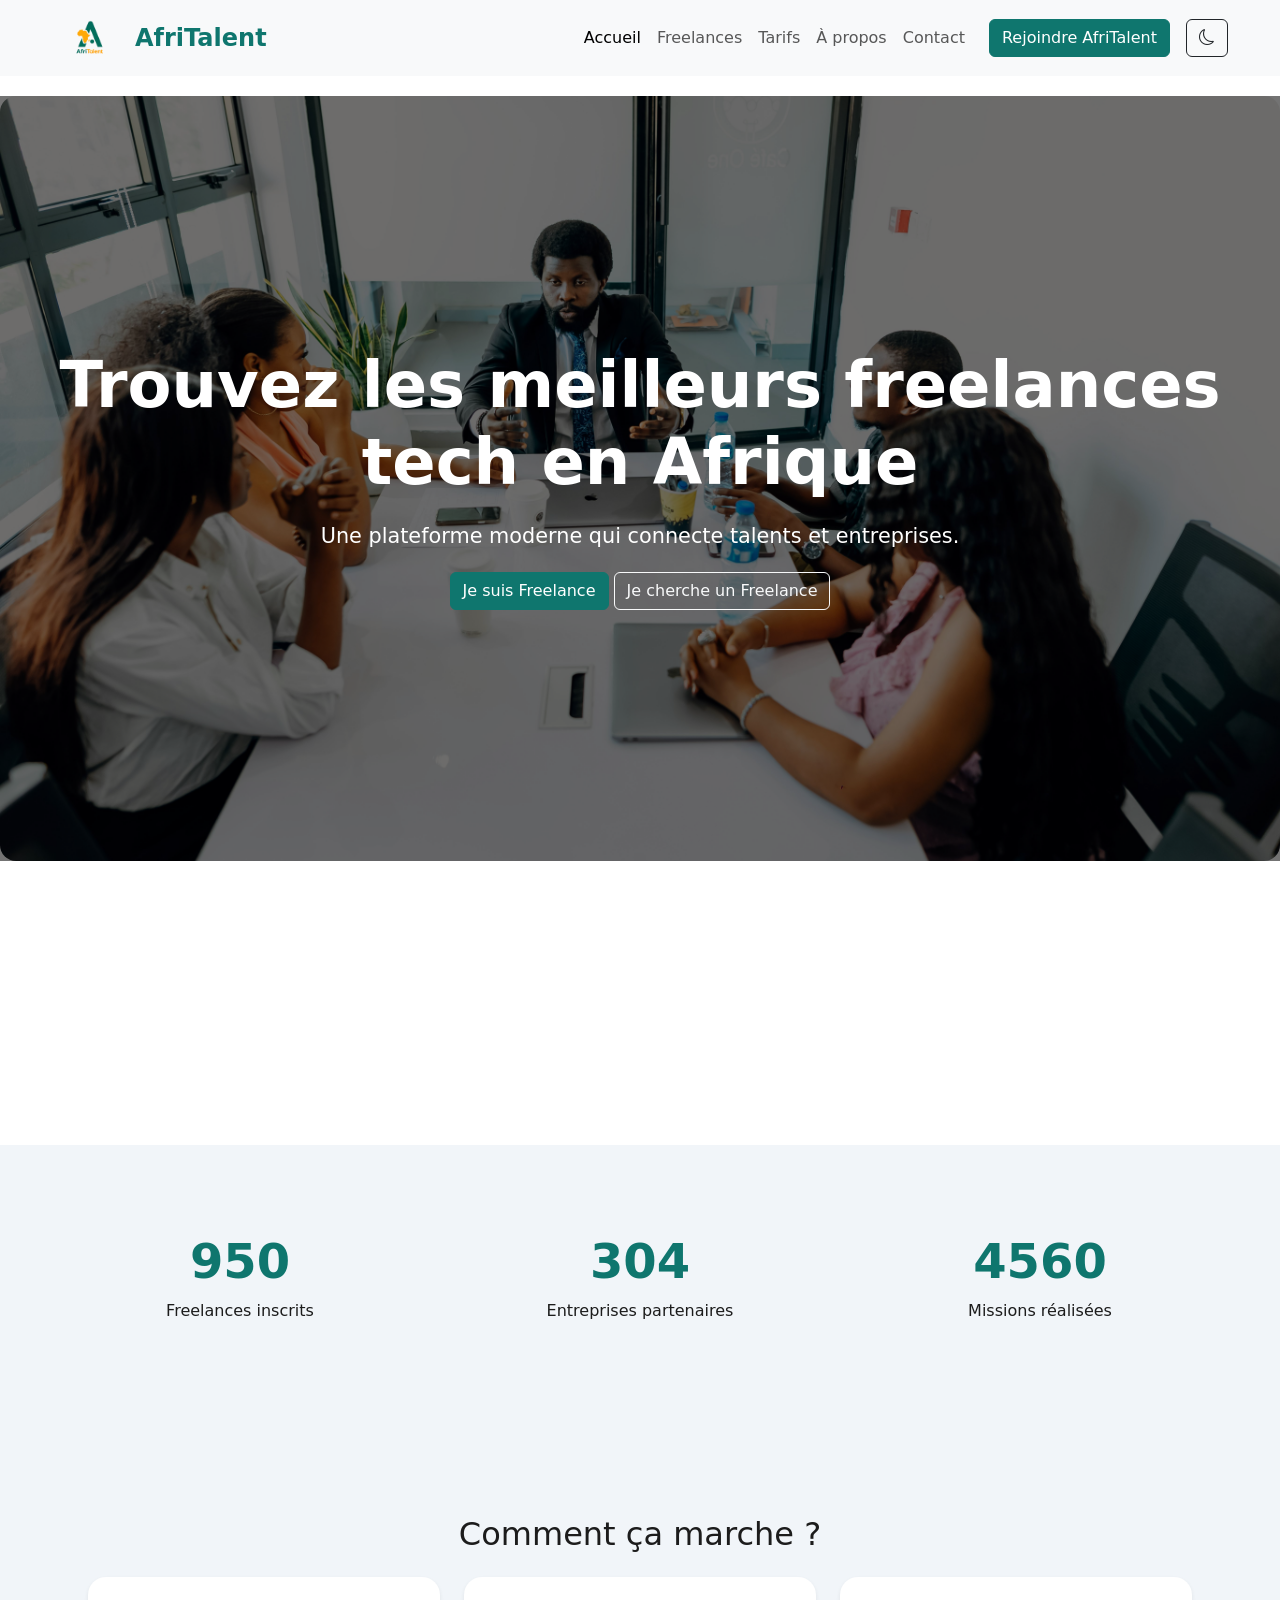
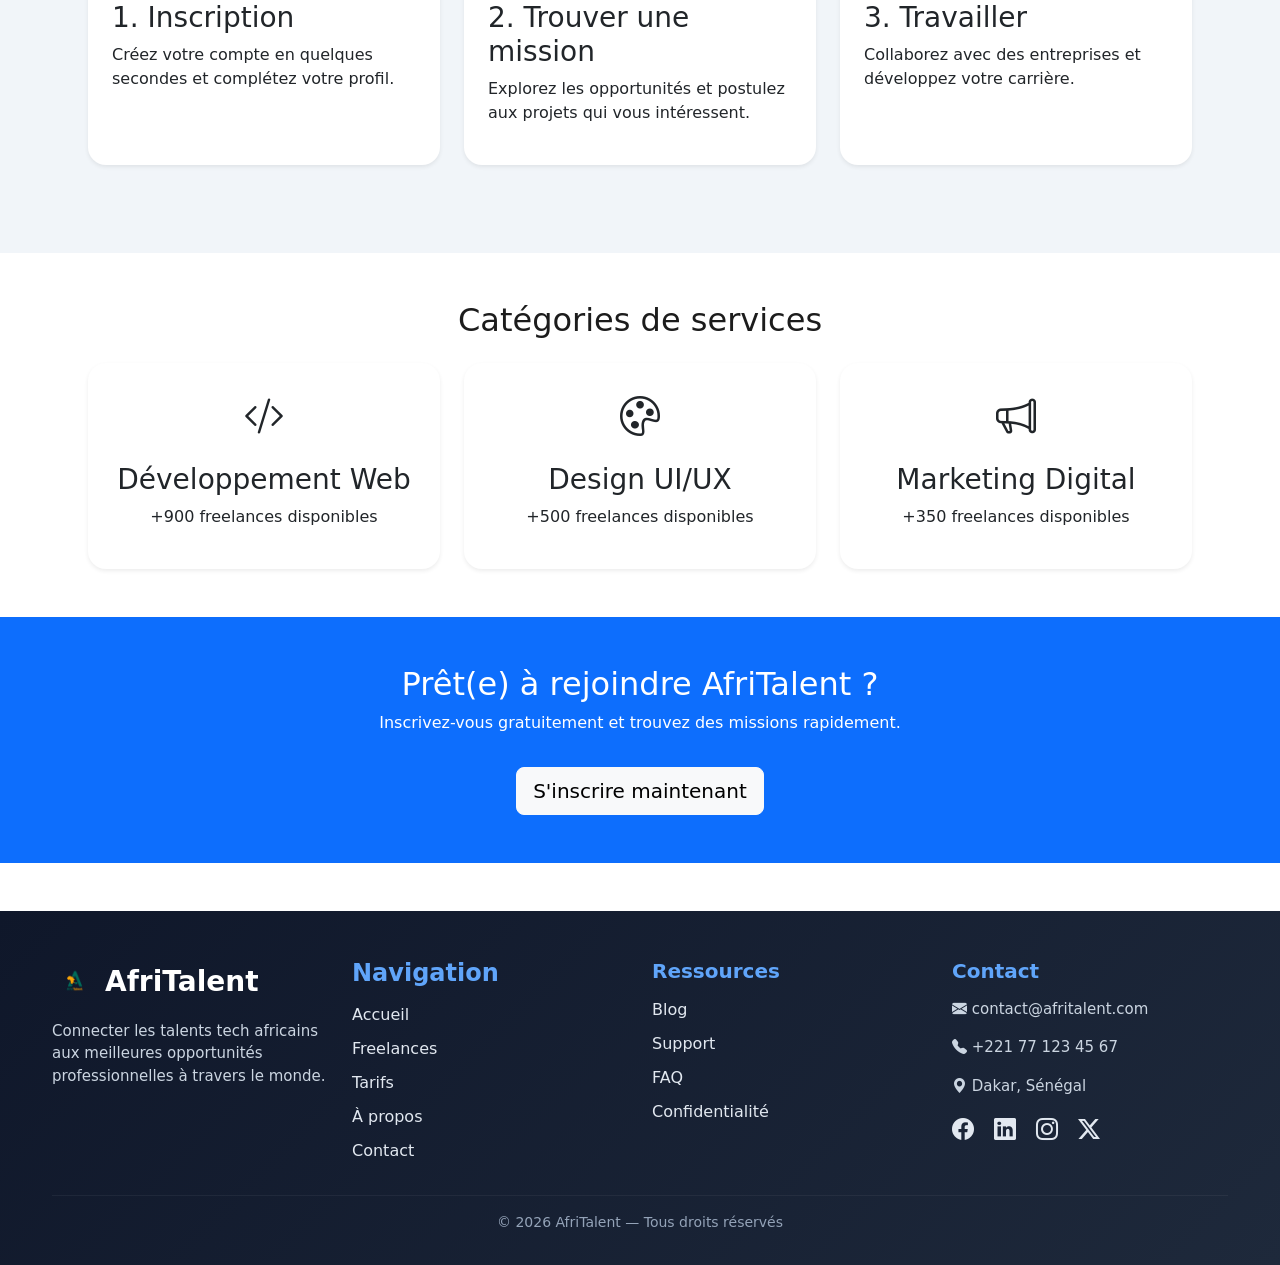
<file: index.html>
<!doctype html>
<html lang="fr">
  <head>
    <meta charset="UTF-8" />
    <meta name="viewport" content="width=device-width, initial-scale=1.0" />
    <title>AfriTalent — Accueil</title>

    <!-- Bootstrap 5 via CDN : feuille de style -->
    <link
      href="https://cdn.jsdelivr.net/npm/bootstrap@5.3.0/dist/css/bootstrap.min.css"
      rel="stylesheet"
    />
    <link
      href="https://cdn.jsdelivr.net/npm/bootstrap-icons@1.10.5/font/bootstrap-icons.css"
      rel="stylesheet"
    />

    <!-- Ma feuille de style personnelle -->
    <link rel="stylesheet" href="css/style.css" />
  </head>
  <body>
    <!-- HEADER -->
    <header>
      <nav
        class="navbar navbar-expand-lg navbar-light bg-light fixed-top"
        id="mainNavbar"
      >
        <div class="container">
          <a class="navbar-brand d-flex align-items-center" href="index.html">
            <img
              src="images/logo-afritalent.png"
              alt="Logo AfriTalent"
              class="logo-navbar"
            />

            <span class="ms-2 fw-bold">AfriTalent</span>
          </a>
          <button
            class="navbar-toggler"
            type="button"
            data-bs-toggle="collapse"
            data-bs-target="#navbarNav"
            aria-controls="navbarNav"
            aria-expanded="false"
            aria-label="Basculer la navigation"
          >
            <span class="navbar-toggler-icon"></span>
          </button>

          <div class="collapse navbar-collapse" id="navbarNav">
            <ul class="navbar-nav ms-auto">
              <li class="nav-item">
                <a class="nav-link active" href="index.html">Accueil</a>
              </li>
              <li class="nav-item">
                <a class="nav-link" href="freelances.html">Freelances</a>
              </li>
              <li class="nav-item">
                <a class="nav-link" href="tarifs.html">Tarifs</a>
              </li>
              <li class="nav-item">
                <a class="nav-link" href="about.html">À propos</a>
              </li>
              <li class="nav-item">
                <a class="nav-link" href="contact.html">Contact</a>
              </li>
            </ul>

            <!-- Bouton CTA -->
            <a href="contact.html" class="btn btn-primary ms-lg-3"
              >Rejoindre AfriTalent</a
            >
            <button class="btn btn-outline-dark ms-3" id="darkModeBtn">
              <i class="bi bi-moon"></i>
            </button>
          </div>
        </div>
      </nav>
    </header>

    <main class="mt-5 pt-5">
      <section class="hero fade-in">
        <div class="hero-overlay">
          <div class="container text-center">
            <h1>Trouvez les meilleurs freelances tech en Afrique</h1>
            <p>Une plateforme moderne qui connecte talents et entreprises.</p>

            <a href="freelances.html" class="btn btn-primary">
              Je suis Freelance
            </a>

            <a href="contact.html" class="btn btn-outline-light">
              Je cherche un Freelance
            </a>
          </div>
        </div>
      </section>
      <div class="wave">
        <svg xmlns="http://www.w3.org/2000/svg" viewBox="0 0 1440 320">
          <path
            fill="#ffffff"
            fill-opacity="1"
            d="M0,128L80,149.3C160,171,320,213,480,208C640,203,800,149,960,138.7C1120,128,1280,160,1360,176L1440,192L1440,320L0,320Z"
          ></path>
        </svg>
      </div>

      <section class="section-bg">
        <div class="container py-5">
          <div class="row text-center">
            <div class="col-md-4">
              <h2 class="counter" data-target="2500">0</h2>
              <p>Freelances inscrits</p>
            </div>

            <div class="col-md-4">
              <h2 class="counter" data-target="800">0</h2>
              <p>Entreprises partenaires</p>
            </div>

            <div class="col-md-4">
              <h2 class="counter" data-target="12000">0</h2>
              <p>Missions réalisées</p>
            </div>
          </div>
        </div>
      </section>

      <section class="section-bg">
        <div class="container p-5 fade-in">
          <h2 class="text-center mb-4">Comment ça marche ?</h2>

          <div class="row g-4">
            <div class="col-md-4">
              <div class="card p-4 shadow-sm h-100">
                <h3>1. Inscription</h3>
                <p>
                  Créez votre compte en quelques secondes et complétez votre
                  profil.
                </p>
              </div>
            </div>

            <div class="col-md-4">
              <div class="card p-4 shadow-sm h-100">
                <h3>2. Trouver une mission</h3>
                <p>
                  Explorez les opportunités et postulez aux projets qui vous
                  intéressent.
                </p>
              </div>
            </div>

            <div class="col-md-4">
              <div class="card p-4 shadow-sm h-100">
                <h3>3. Travailler</h3>
                <p>
                  Collaborez avec des entreprises et développez votre carrière.
                </p>
              </div>
            </div>
          </div>
        </div>
      </section>

      <section class="container p-5 fade-in">
        <h2 class="text-center mb-4">Catégories de services</h2>

        <div class="row g-4">
          <div class="col-md-4">
            <div class="card p-4 text-center shadow-sm h-100">
              <i class="bi bi-code-slash fs-1"></i>
              <h3 class="mt-3">Développement Web</h3>
              <p>+900 freelances disponibles</p>
            </div>
          </div>

          <div class="col-md-4">
            <div class="card p-4 text-center shadow-sm h-100">
              <i class="bi bi-palette fs-1"></i>
              <h3 class="mt-3">Design UI/UX</h3>
              <p>+500 freelances disponibles</p>
            </div>
          </div>

          <div class="col-md-4">
            <div class="card p-4 text-center shadow-sm h-100">
              <i class="bi bi-megaphone fs-1"></i>
              <h3 class="mt-3">Marketing Digital</h3>
              <p>+350 freelances disponibles</p>
            </div>
          </div>
        </div>
      </section>

      <section class="p-5 text-center bg-primary text-white fade-in">
        <div class="container">
          <h2>Prêt(e) à rejoindre AfriTalent ?</h2>
          <p>Inscrivez-vous gratuitement et trouvez des missions rapidement.</p>
          <a href="contact.html" class="btn btn-light btn-lg mt-3"
            >S'inscrire maintenant</a
          >
        </div>
      </section>
    </main>
<!-- FOOTER -->
    <footer class="footer-custom pt-5 pb-3 mt-5">
      <div class="container">
        <div class="row g-4">
          <!-- Logo + description -->
          <div class="col-12 col-md-6 col-lg-3">
            <div class="d-flex align-items-center mb-3">
              <img
                src="images/logo-afritalent.png"
                alt="Logo AfriTalent"
                class="footer-logo"
              />

              <h3 class="ms-2 fw-bold text-white mb-0">AfriTalent</h3>
            </div>

            <p class="footer-text">
              Connecter les talents tech africains aux meilleures opportunités
              professionnelles à travers le monde.
            </p>
          </div>

          <!-- Navigation -->
          <div class="col-12 col-md-6 col-lg-3">
            <h4 class="footer-title">Navigation</h4>

            <ul class="list-unstyled">
              <li><a href="index.html">Accueil</a></li>
              <li><a href="freelances.html">Freelances</a></li>
              <li><a href="tarifs.html">Tarifs</a></li>
              <li><a href="about.html">À propos</a></li>
              <li><a href="contact.html">Contact</a></li>
            </ul>
          </div>

          <!-- Ressources -->
          <div class="col-12 col-md-6 col-lg-3">
            <h5 class="footer-title">Ressources</h5>

            <ul class="list-unstyled">
              <li><a href="#">Blog</a></li>
              <li><a href="#">Support</a></li>
              <li><a href="#">FAQ</a></li>
              <li><a href="#">Confidentialité</a></li>
            </ul>
          </div>

          <!-- Contact -->
          <div class="col-12 col-md-6 col-lg-3">
            <h5 class="footer-title">Contact</h5>

            <p class="footer-text">
              <i class="bi bi-envelope-fill"></i> contact@afritalent.com
            </p>

            <p class="footer-text">
              <i class="bi bi-telephone-fill"></i> +221 77 123 45 67
            </p>

            <p class="footer-text">
              <i class="bi bi-geo-alt-fill"></i> Dakar, Sénégal
            </p>

            <div class="social-icons mt-3">
              <a href="#"><i class="bi bi-facebook"></i></a>
              <a href="#"><i class="bi bi-linkedin"></i></a>
              <a href="#"><i class="bi bi-instagram"></i></a>
              <a href="#"><i class="bi bi-twitter-x"></i></a>
            </div>
          </div>
        </div>

        <hr class="footer-line" />

        <p class="text-center footer-copy">
          © 2026 AfriTalent — Tous droits réservés
        </p>
      </div>
    </footer>
    <script src="https://cdn.jsdelivr.net/npm/bootstrap@5.3.0/dist/js/bootstrap.bundle.min.js"></script>

    <button id="backToTop" class="btn btn-primary">↑</button>
    <script src="js/main.js"></script>
  </body>
</html>
</file>
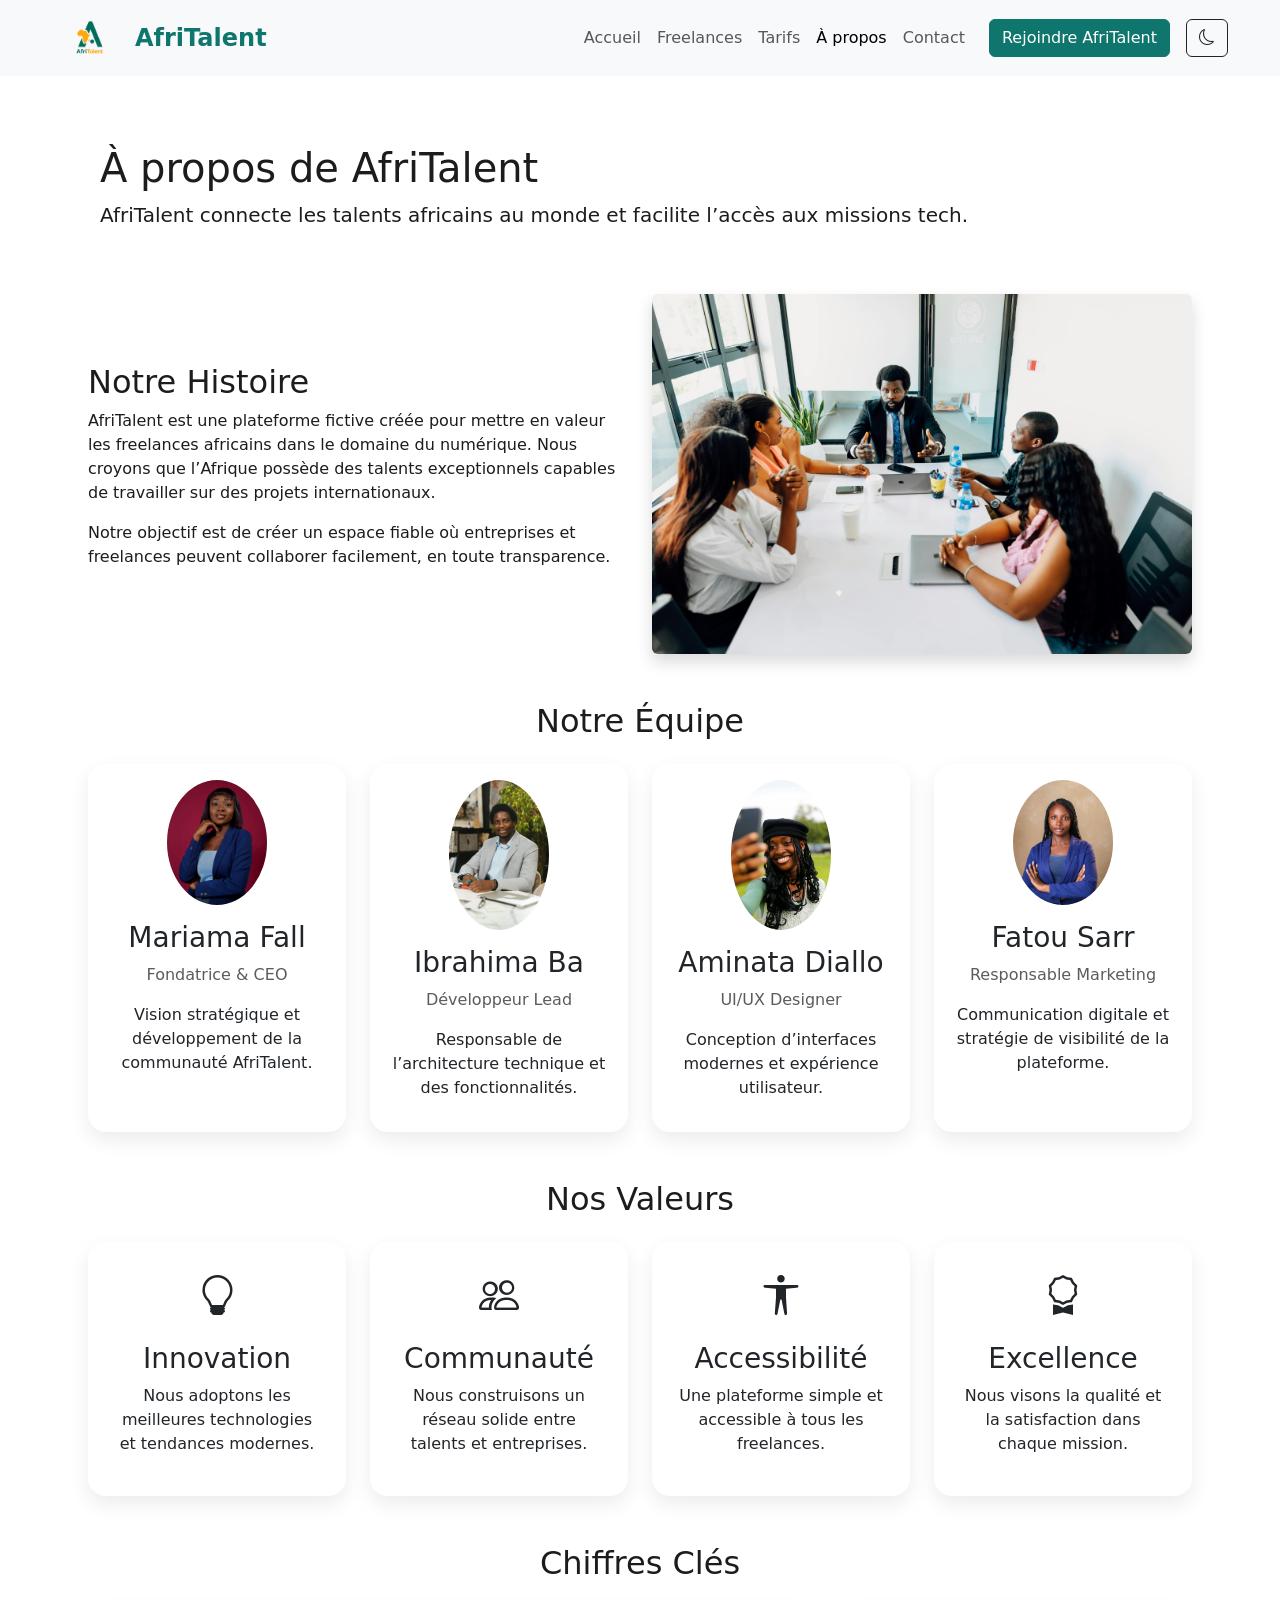
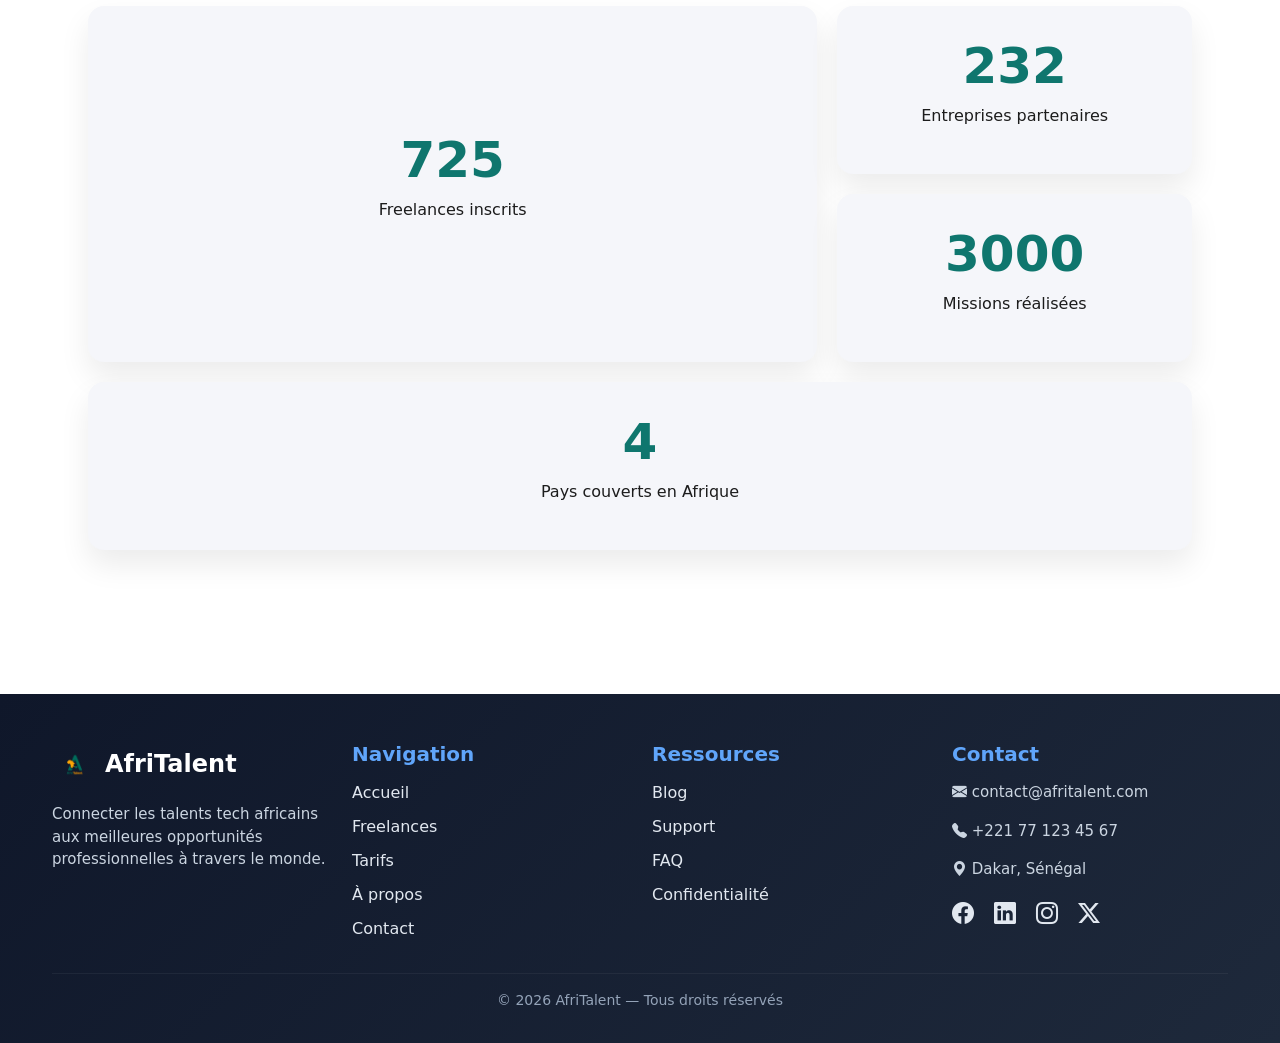
<file: about.html>
<!doctype html>
<html lang="fr">
  <head>
    <meta charset="UTF-8" />
    <meta name="viewport" content="width=device-width, initial-scale=1.0" />
    <title>AfriTalent — About</title>

    <!-- Bootstrap 5 via CDN : feuille de style -->
    <link
      href="https://cdn.jsdelivr.net/npm/bootstrap@5.3.0/dist/css/bootstrap.min.css"
      rel="stylesheet"
    />
    <link
      href="https://cdn.jsdelivr.net/npm/bootstrap-icons@1.10.5/font/bootstrap-icons.css"
      rel="stylesheet"
    />

    <!-- Ma feuille de style personnelle -->
    <link rel="stylesheet" href="css/style.css" />
  </head>
  <body>
    <!-- HEADER -->
    <header>
      <nav
        class="navbar navbar-expand-lg navbar-light bg-light fixed-top"
        id="mainNavbar"
      >
        <div class="container">
          <a class="navbar-brand d-flex align-items-center" href="index.html">
            <img
              src="images/logo-afritalent.png"
              alt="Logo AfriTalent"
              class="logo-navbar"
            />

            <span class="ms-2 fw-bold">AfriTalent</span>
          </a>

          <button
            class="navbar-toggler"
            type="button"
            data-bs-toggle="collapse"
            data-bs-target="#navbarNav"
            aria-controls="navbarNav"
            aria-expanded="false"
            aria-label="Basculer la navigation"
          >
            <span class="navbar-toggler-icon"></span>
          </button>

          <div class="collapse navbar-collapse" id="navbarNav">
            <ul class="navbar-nav ms-auto">
              <li class="nav-item">
                <a class="nav-link" href="index.html">Accueil</a>
              </li>
              <li class="nav-item">
                <a class="nav-link" href="freelances.html">Freelances</a>
              </li>
              <li class="nav-item">
                <a class="nav-link" href="tarifs.html">Tarifs</a>
              </li>
              <li class="nav-item">
                <a class="nav-link active" href="about.html">À propos</a>
              </li>
              <li class="nav-item">
                <a class="nav-link" href="contact.html">Contact</a>
              </li>
            </ul>

            <a href="contact.html" class="btn btn-primary ms-lg-3"
              >Rejoindre AfriTalent</a
            >

            <button class="btn btn-outline-dark ms-3" id="darkModeBtn">
              <i class="bi bi-moon"></i>
            </button>
          </div>
        </div>
      </nav>
    </header>

    <!-- MAIN -->
    <main class="container p-5 mt-5 pt-5">
      <!-- TITRE -->

      <section class="container py-5 fade-in">
        <h1>À propos de AfriTalent</h1>
        <p class="lead">
          AfriTalent connecte les talents africains au monde et facilite l’accès
          aux missions tech.
        </p>
      </section>

      <!-- NOTRE HISTOIRE -->
      <section class="row align-items-center mb-5 fade-in">
        <div class="col-md-6">
          <h2>Notre Histoire</h2>
          <p>
            AfriTalent est une plateforme fictive créée pour mettre en valeur
            les freelances africains dans le domaine du numérique. Nous croyons
            que l’Afrique possède des talents exceptionnels capables de
            travailler sur des projets internationaux.
          </p>
          <p>
            Notre objectif est de créer un espace fiable où entreprises et
            freelances peuvent collaborer facilement, en toute transparence.
          </p>
        </div>

        <div class="col-md-6">
          <img
            src="images/photo-arriere-plan.jpg"
            class="img-fluid rounded shadow"
            alt="Équipe AfriTalent au travail"
          />
        </div>
      </section>

      <!-- L'ÉQUIPE -->
      <section class="mb-5 fade-in">
        <h2 class="text-center mb-4">Notre Équipe</h2>

        <div class="row g-4">
          <div class="col-12 col-md-6 col-lg-3">
            <div class="card text-center p-3 h-100">
              <img
                src="images/freelance8.jpg"
                class="rounded-circle mx-auto"
                width="100"
                alt="Photo de Mariama Fall"
              />
              <h3 class="mt-3">Mariama Fall</h3>
              <p class="text-muted">Fondatrice & CEO</p>
              <p>
                Vision stratégique et développement de la communauté AfriTalent.
              </p>
            </div>
          </div>

          <div class="col-12 col-md-6 col-lg-3">
            <div class="card text-center p-3 h-100">
              <img
                src="images/freelance5.jpg"
                class="rounded-circle mx-auto"
                width="100"
                alt="Photo de Ibrahima Ba"
              />
              <h3 class="mt-3">Ibrahima Ba</h3>
              <p class="text-muted">Développeur Lead</p>
              <p>
                Responsable de l’architecture technique et des fonctionnalités.
              </p>
            </div>
          </div>

          <div class="col-12 col-md-6 col-lg-3">
            <div class="card text-center p-3 h-100">
              <img
                src="images/freelance2.jpg"
                class="rounded-circle mx-auto"
                width="100"
                alt="photo de Aminata Diallo"
              />
              <h3 class="mt-3">Aminata Diallo</h3>
              <p class="text-muted">UI/UX Designer</p>
              <p>Conception d’interfaces modernes et expérience utilisateur.</p>
            </div>
          </div>

          <div class="col-12 col-md-6 col-lg-3">
            <div class="card text-center p-3 h-100">
              <img
                src="images/freelance7.jpg"
                class="rounded-circle mx-auto"
                width="100"
                alt="Photo de Fatou Sarr"
              />
              <h3 class="mt-3">Fatou Sarr</h3>
              <p class="text-muted">Responsable Marketing</p>
              <p>
                Communication digitale et stratégie de visibilité de la
                plateforme.
              </p>
            </div>
          </div>
        </div>
      </section>

      <!-- NOS VALEURS -->
      <section class="mb-5 fade-in">
        <h2 class="text-center mb-4">Nos Valeurs</h2>

        <div class="row g-4">
          <div class="col-md-3">
            <div class="card p-4 text-center h-100">
              <i class="bi bi-lightbulb fs-1"></i>
              <h3 class="mt-3">Innovation</h3>
              <p>
                Nous adoptons les meilleures technologies et tendances modernes.
              </p>
            </div>
          </div>

          <div class="col-md-3">
            <div class="card p-4 text-center h-100">
              <i class="bi bi-people fs-1"></i>
              <h3 class="mt-3">Communauté</h3>
              <p>
                Nous construisons un réseau solide entre talents et entreprises.
              </p>
            </div>
          </div>

          <div class="col-md-3">
            <div class="card p-4 text-center h-100">
              <i class="bi bi-universal-access fs-1"></i>
              <h3 class="mt-3">Accessibilité</h3>
              <p>Une plateforme simple et accessible à tous les freelances.</p>
            </div>
          </div>

          <div class="col-md-3">
            <div class="card p-4 text-center h-100">
              <i class="bi bi-award fs-1"></i>
              <h3 class="mt-3">Excellence</h3>
              <p>
                Nous visons la qualité et la satisfaction dans chaque mission.
              </p>
            </div>
          </div>
        </div>
      </section>

      <!-- CHIFFRES CLÉS (BENTO GRID) -->
      <section class="mb-5">
        <h2 class="text-center mb-4">Chiffres Clés</h2>

        <div class="bento-grid">
          <div class="bento-card big">
            <h3 class="counter" data-target="2500">0</h3>
            <p>Freelances inscrits</p>
          </div>

          <div class="bento-card">
            <h3 class="counter" data-target="800">0</h3>
            <p>Entreprises partenaires</p>
          </div>

          <div class="bento-card">
            <h3 class="counter" data-target="12000">0</h3>
            <p>Missions réalisées</p>
          </div>

          <div class="bento-card wide">
            <h3 class="counter" data-target="18">0</h3>
            <p>Pays couverts en Afrique</p>
          </div>
        </div>
      </section>
    </main>

    <!-- FOOTER -->
    <footer class="footer-custom pt-5 pb-3 mt-5">
      <div class="container">
        <div class="row g-4">
          <!-- Logo + description -->
          <div class="col-12 col-md-6 col-lg-3">
            <div class="d-flex align-items-center mb-3">
              <img
                src="images/logo-afritalent.png"
                alt="Logo AfriTalent"
                class="footer-logo"
              />

              <h4 class="ms-2 fw-bold text-white mb-0">AfriTalent</h4>
            </div>

            <p class="footer-text">
              Connecter les talents tech africains aux meilleures opportunités
              professionnelles à travers le monde.
            </p>
          </div>

          <!-- Navigation -->
          <div class="col-12 col-md-6 col-lg-3">
            <h5 class="footer-title">Navigation</h5>

            <ul class="list-unstyled">
              <li><a href="index.html">Accueil</a></li>
              <li><a href="freelances.html">Freelances</a></li>
              <li><a href="tarifs.html">Tarifs</a></li>
              <li><a href="about.html">À propos</a></li>
              <li><a href="contact.html">Contact</a></li>
            </ul>
          </div>

          <!-- Ressources -->
          <div class="col-12 col-md-6 col-lg-3">
            <h5 class="footer-title">Ressources</h5>

            <ul class="list-unstyled">
              <li><a href="#">Blog</a></li>
              <li><a href="#">Support</a></li>
              <li><a href="#">FAQ</a></li>
              <li><a href="#">Confidentialité</a></li>
            </ul>
          </div>

          <!-- Contact -->
          <div class="col-12 col-md-6 col-lg-3">
            <h5 class="footer-title">Contact</h5>

            <p class="footer-text">
              <i class="bi bi-envelope-fill"></i> contact@afritalent.com
            </p>

            <p class="footer-text">
              <i class="bi bi-telephone-fill"></i> +221 77 123 45 67
            </p>

            <p class="footer-text">
              <i class="bi bi-geo-alt-fill"></i> Dakar, Sénégal
            </p>

            <div class="social-icons mt-3">
              <a href="#"><i class="bi bi-facebook"></i></a>
              <a href="#"><i class="bi bi-linkedin"></i></a>
              <a href="#"><i class="bi bi-instagram"></i></a>
              <a href="#"><i class="bi bi-twitter-x"></i></a>
            </div>
          </div>
        </div>

        <hr class="footer-line" />

        <p class="text-center footer-copy">
          © 2026 AfriTalent — Tous droits réservés
        </p>
      </div>
    </footer>
    <!-- Bootstrap JS -->
    <script src="https://cdn.jsdelivr.net/npm/bootstrap@5.3.0/dist/js/bootstrap.bundle.min.js"></script>

    <button id="backToTop" class="btn btn-primary">↑</button>

    <!-- JS principal -->
    <script src="js/main.js"></script>
  </body>
</html>
</file>
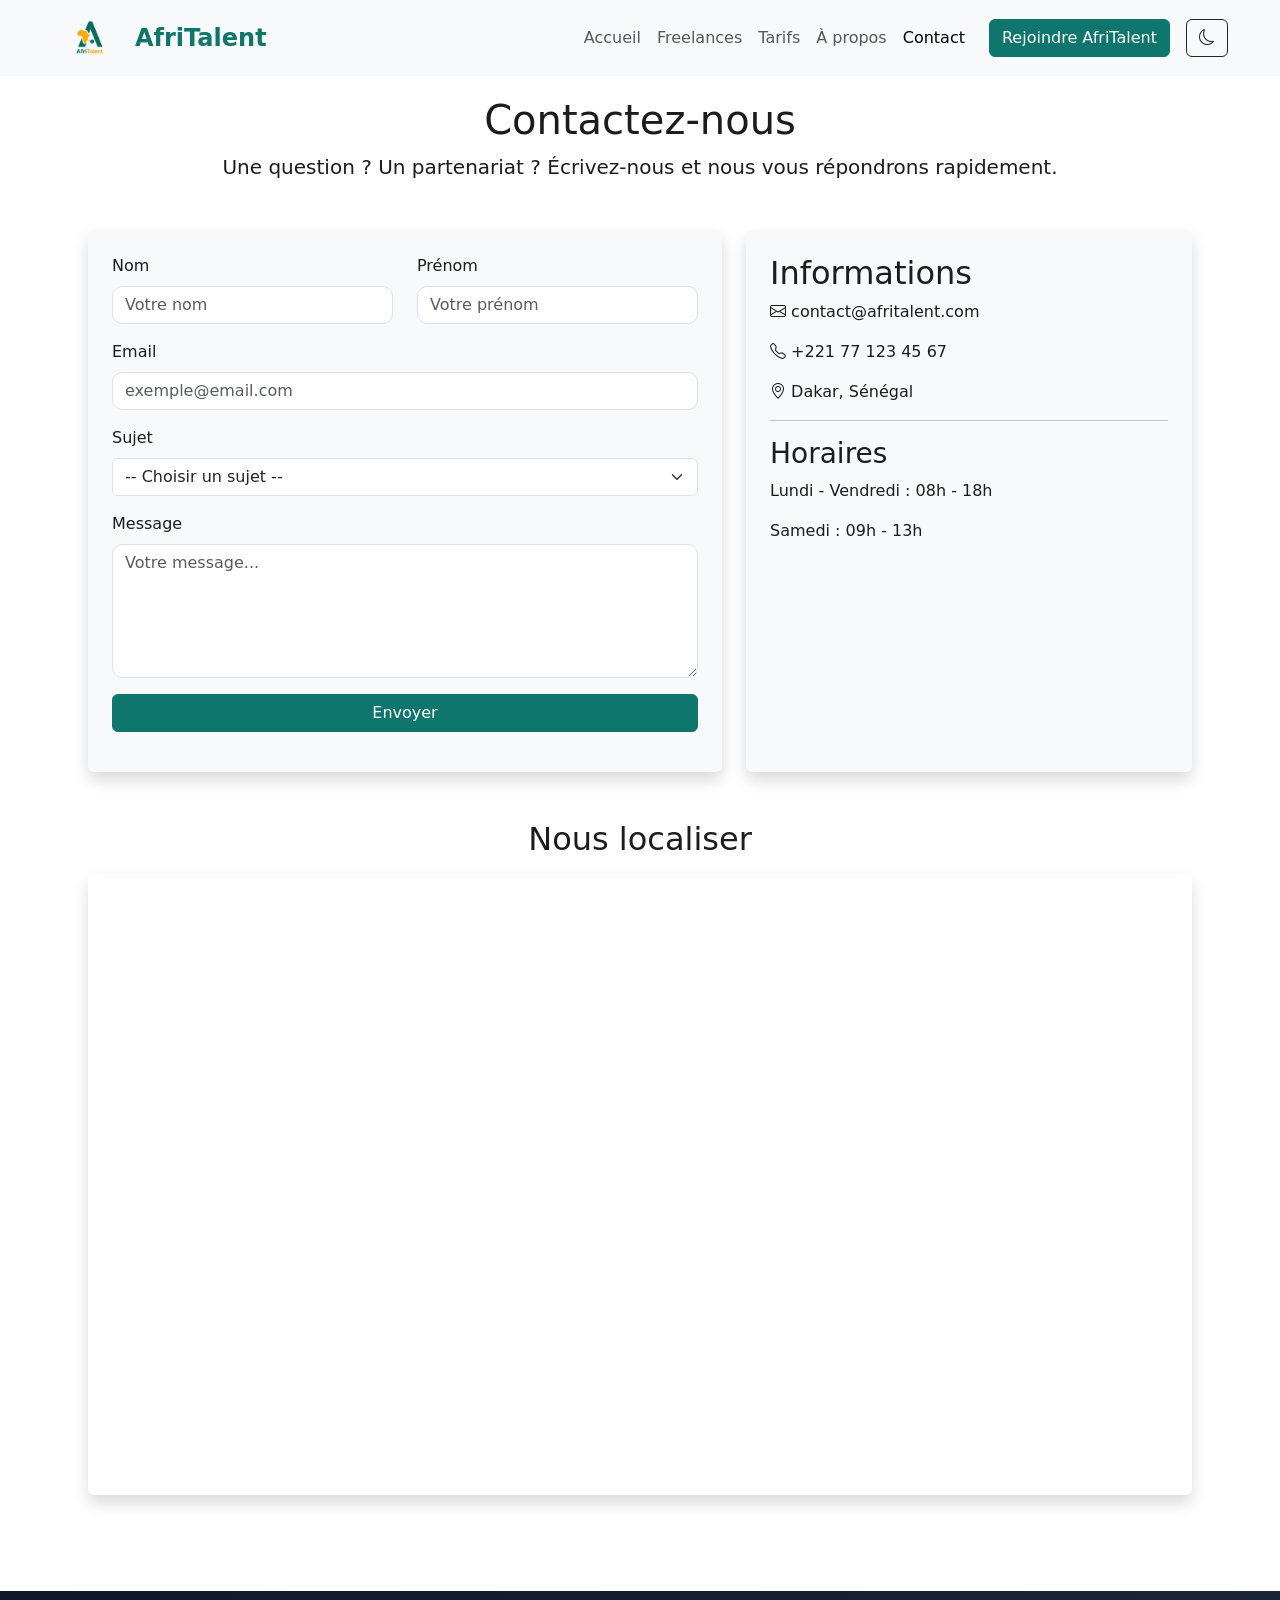
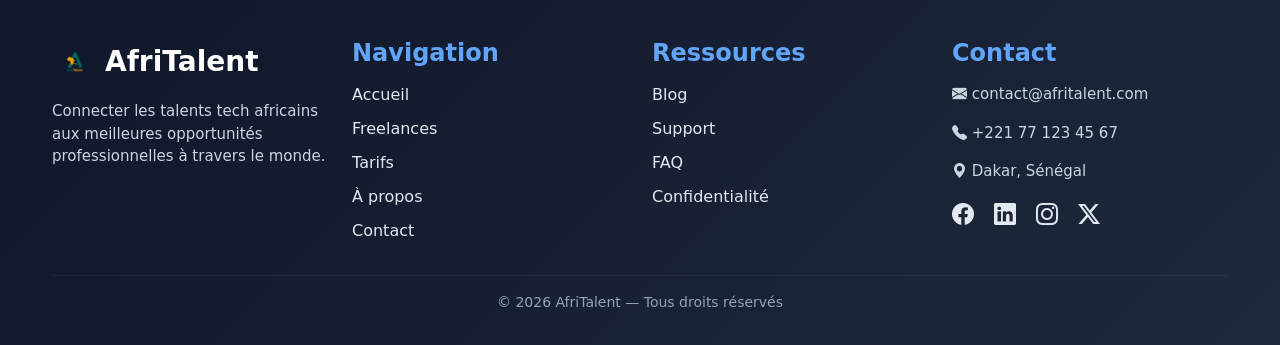
<file: contact.html>
<!doctype html>
<html lang="fr">
  <head>
    <meta charset="UTF-8" />
    <meta name="viewport" content="width=device-width, initial-scale=1.0" />
    <title>AfriTalent — Contact</title>

    <!-- Bootstrap 5 via CDN : feuille de style -->
    <link
      href="https://cdn.jsdelivr.net/npm/bootstrap@5.3.0/dist/css/bootstrap.min.css"
      rel="stylesheet"
    />
    <link
      href="https://cdn.jsdelivr.net/npm/bootstrap-icons@1.10.5/font/bootstrap-icons.css"
      rel="stylesheet"
    />

    <!-- Ma feuille de style personnelle -->
    <link rel="stylesheet" href="css/style.css" />
  </head>
  <body>
    <header>
      <nav
        class="navbar navbar-expand-lg navbar-light bg-light fixed-top"
        id="mainNavbar"
      >
        <div class="container">
          <a class="navbar-brand d-flex align-items-center" href="index.html">
            <img
              src="images/logo-afritalent.png"
              alt="Logo AfriTalent"
              class="logo-navbar"
            />

            <span class="ms-2 fw-bold">AfriTalent</span>
          </a>
          <button
            class="navbar-toggler"
            type="button"
            data-bs-toggle="collapse"
            data-bs-target="#navbarNav"
            aria-controls="navbarNav"
            aria-expanded="false"
            aria-label="Basculer la navigation"
          >
            <span class="navbar-toggler-icon"></span>
          </button>

          <div class="collapse navbar-collapse" id="navbarNav">
            <ul class="navbar-nav ms-auto">
              <li class="nav-item">
                <a class="nav-link" href="index.html">Accueil</a>
              </li>
              <li class="nav-item">
                <a class="nav-link" href="freelances.html">Freelances</a>
              </li>
              <li class="nav-item">
                <a class="nav-link" href="tarifs.html">Tarifs</a>
              </li>
              <li class="nav-item">
                <a class="nav-link" href="about.html">À propos</a>
              </li>
              <li class="nav-item">
                <a class="nav-link active" href="contact.html">Contact</a>
              </li>
            </ul>

            <a href="contact.html" class="btn btn-primary ms-lg-3"
              >Rejoindre AfriTalent</a
            >

            <button class="btn btn-outline-dark ms-3" id="darkModeBtn">
              <i class="bi bi-moon"></i>
            </button>
          </div>
        </div>
      </nav>
    </header>

    <!-- MAIN -->
    <main class="container p-5 mt-5 pt-5">
      <section class="text-center mb-5 fade-in">
        <h1>Contactez-nous</h1>
        <p class="lead">
          Une question ? Un partenariat ? Écrivez-nous et nous vous répondrons
          rapidement.
        </p>
      </section>

      <section class="row g-4 fade-in">
        <!-- FORMULAIRE -->
        <div class="col-12 col-lg-7">
          <form id="contactForm" class="p-4 shadow rounded bg-light">
            <div class="row">
              <div class="col-md-6 mb-3">
                <label for="nom" class="form-label">Nom</label>
                <input
                  type="text"
                  id="nom"
                  class="form-control"
                  placeholder="Votre nom"
                />
                <small class="text-danger" id="errorNom"></small>
              </div>

              <div class="col-md-6 mb-3">
                <label for="prenom" class="form-label">Prénom</label>
                <input
                  type="text"
                  id="prenom"
                  class="form-control"
                  placeholder="Votre prénom"
                />
                <small class="text-danger" id="errorPrenom"></small>
              </div>
            </div>

            <div class="mb-3">
              <label for="email" class="form-label">Email</label>
              <input
                type="email"
                id="email"
                class="form-control"
                placeholder="exemple@email.com"
              />
              <small class="text-danger" id="errorEmail"></small>
            </div>

            <div class="mb-3">
              <label for="sujet" class="form-label">Sujet</label>
              <select id="sujet" class="form-select">
                <option value="">-- Choisir un sujet --</option>
                <option value="mission">Je cherche une mission</option>
                <option value="freelance">Je cherche un freelance</option>
                <option value="partenariat">Partenariat</option>
                <option value="autre">Autre</option>
              </select>
              <small class="text-danger" id="errorSujet"></small>
            </div>

            <div class="mb-3">
              <label for="message" class="form-label">Message</label>
              <textarea
                id="message"
                class="form-control"
                rows="5"
                placeholder="Votre message..."
              ></textarea>
              <small class="text-danger" id="errorMessage"></small>
            </div>

            <button type="submit" class="btn btn-primary w-100">Envoyer</button>

            <p
              class="text-success mt-3 text-center fw-bold"
              id="successMsg"
            ></p>
          </form>
        </div>

        <!-- INFOS CONTACT -->
        <div class="col-12 col-lg-5">
          <div class="p-4 shadow rounded bg-light h-100">
            <h2>Informations</h2>
            <p><i class="bi bi-envelope"></i> contact@afritalent.com</p>
            <p><i class="bi bi-telephone"></i> +221 77 123 45 67</p>
            <p><i class="bi bi-geo-alt"></i> Dakar, Sénégal</p>

            <hr />

            <h3>Horaires</h3>
            <p>Lundi - Vendredi : 08h - 18h</p>
            <p>Samedi : 09h - 13h</p>
          </div>
        </div>
      </section>

      <!-- MAP -->
      <section class="mt-5 fade-in">
        <h2 class="text-center mb-3">Nous localiser</h2>

        <div class="ratio ratio-16x9 shadow rounded">
          <iframe
            src="https://www.google.com/maps?q=Dakar,+Senegal&output=embed"
            allowfullscreen=""
            loading="lazy"
            referrerpolicy="no-referrer-when-downgrade"
          >
          </iframe>
        </div>
      </section>
    </main>

    <!-- FOOTER -->
    <footer class="footer-custom pt-5 pb-3 mt-5">
      <div class="container">
        <div class="row g-4">
          <!-- Logo + description -->
          <div class="col-12 col-md-6 col-lg-3">
            <div class="d-flex align-items-center mb-3">
              <img
                src="images/logo-afritalent.png"
                alt="Logo AfriTalent"
                class="footer-logo"
              />

              <h3 class="ms-2 fw-bold text-white mb-0">AfriTalent</h3>
            </div>

            <p class="footer-text">
              Connecter les talents tech africains aux meilleures opportunités
              professionnelles à travers le monde.
            </p>
          </div>

          <!-- Navigation -->
          <div class="col-12 col-md-6 col-lg-3">
            <h4 class="footer-title">Navigation</h4>

            <ul class="list-unstyled">
              <li><a href="index.html">Accueil</a></li>
              <li><a href="freelances.html">Freelances</a></li>
              <li><a href="tarifs.html">Tarifs</a></li>
              <li><a href="about.html">À propos</a></li>
              <li><a href="contact.html">Contact</a></li>
            </ul>
          </div>

          <!-- Ressources -->
          <div class="col-12 col-md-6 col-lg-3">
            <h4 class="footer-title">Ressources</h4>

            <ul class="list-unstyled">
              <li><a href="#">Blog</a></li>
              <li><a href="#">Support</a></li>
              <li><a href="#">FAQ</a></li>
              <li><a href="#">Confidentialité</a></li>
            </ul>
          </div>

          <!-- Contact -->
          <div class="col-12 col-md-6 col-lg-3">
            <h4 class="footer-title">Contact</h4>

            <p class="footer-text">
              <i class="bi bi-envelope-fill"></i> contact@afritalent.com
            </p>

            <p class="footer-text">
              <i class="bi bi-telephone-fill"></i> +221 77 123 45 67
            </p>

            <p class="footer-text">
              <i class="bi bi-geo-alt-fill"></i> Dakar, Sénégal
            </p>

            <div class="social-icons mt-3">
              <a href="#"><i class="bi bi-facebook"></i></a>
              <a href="#"><i class="bi bi-linkedin"></i></a>
              <a href="#"><i class="bi bi-instagram"></i></a>
              <a href="#"><i class="bi bi-twitter-x"></i></a>
            </div>
          </div>
        </div>

        <hr class="footer-line" />

        <p class="text-center footer-copy">
          © 2026 AfriTalent — Tous droits réservés
        </p>
      </div>
    </footer>

    <!-- Bootstrap JS -->
    <script src="https://cdn.jsdelivr.net/npm/bootstrap@5.3.0/dist/js/bootstrap.bundle.min.js"></script>

    <button id="backToTop" class="btn btn-primary">↑</button>

    <!-- JS -->
    <script src="js/main.js"></script>
  </body>
</html>
</file>
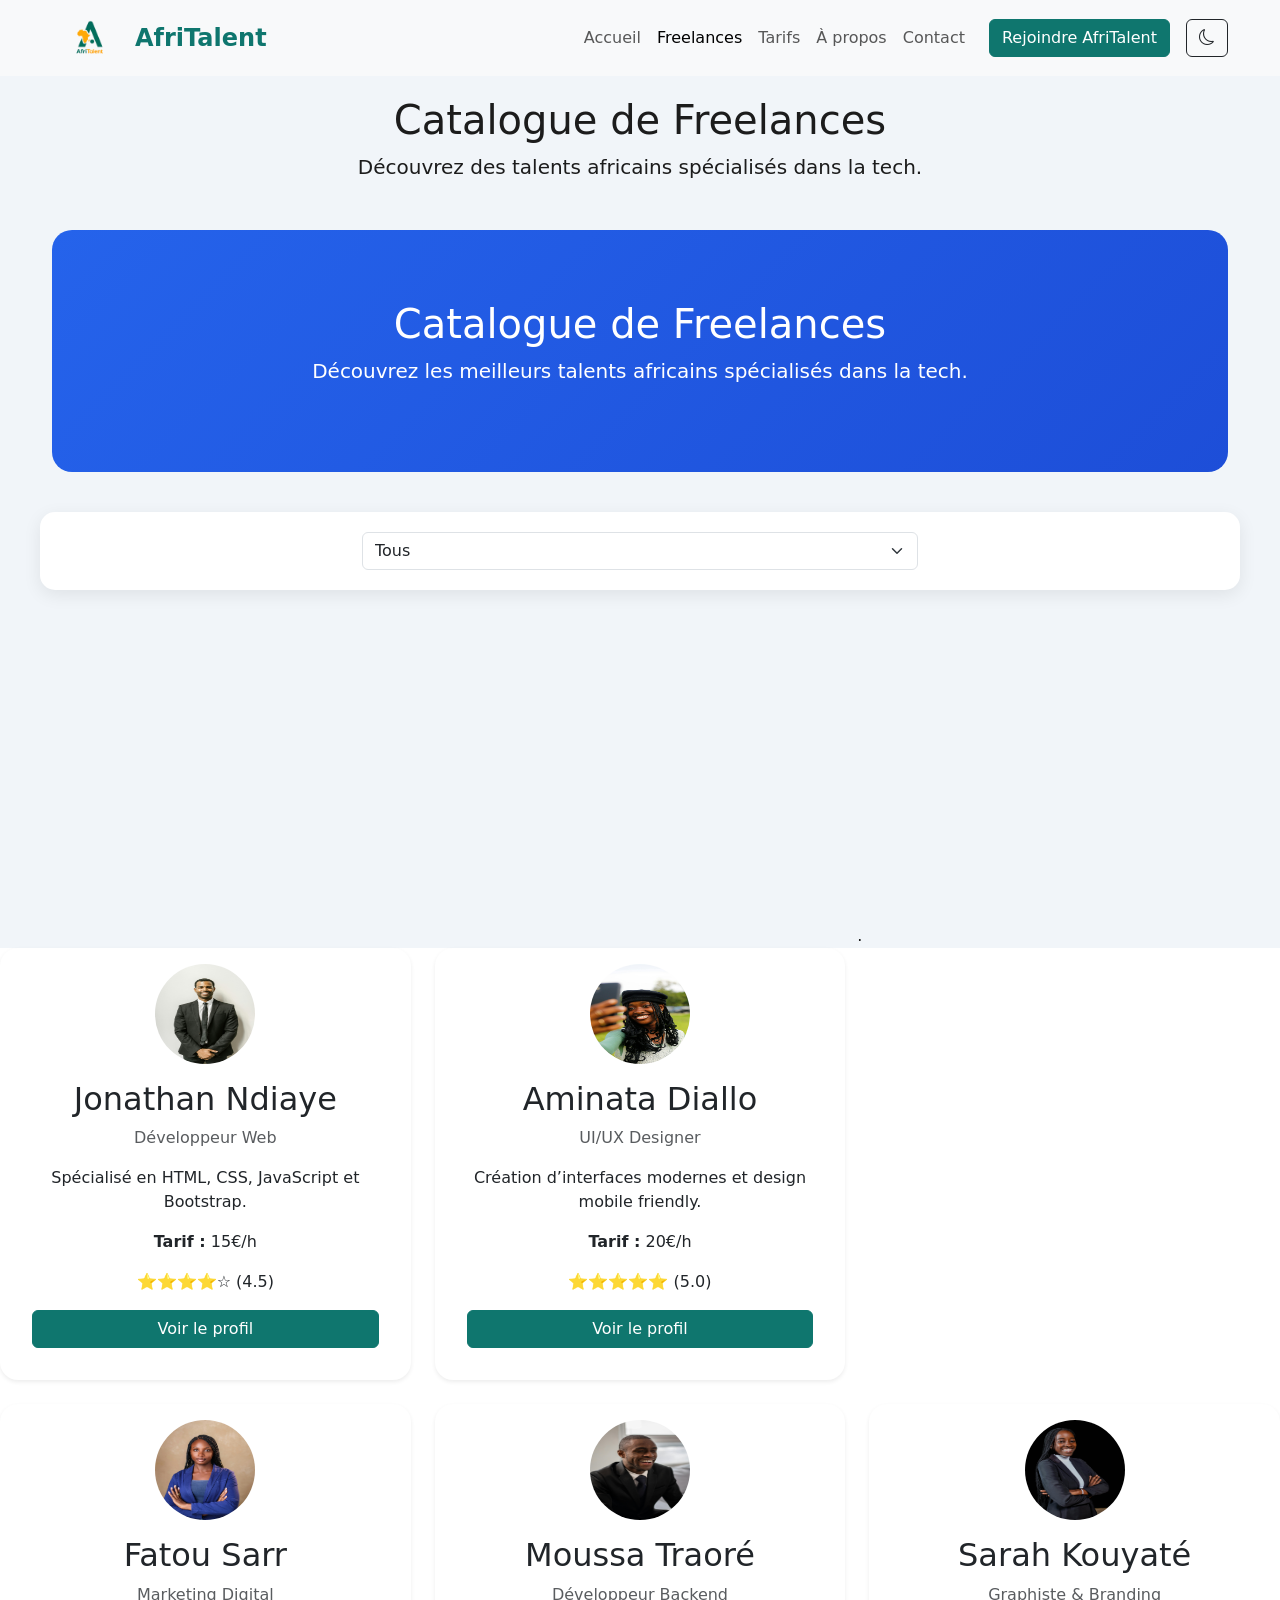
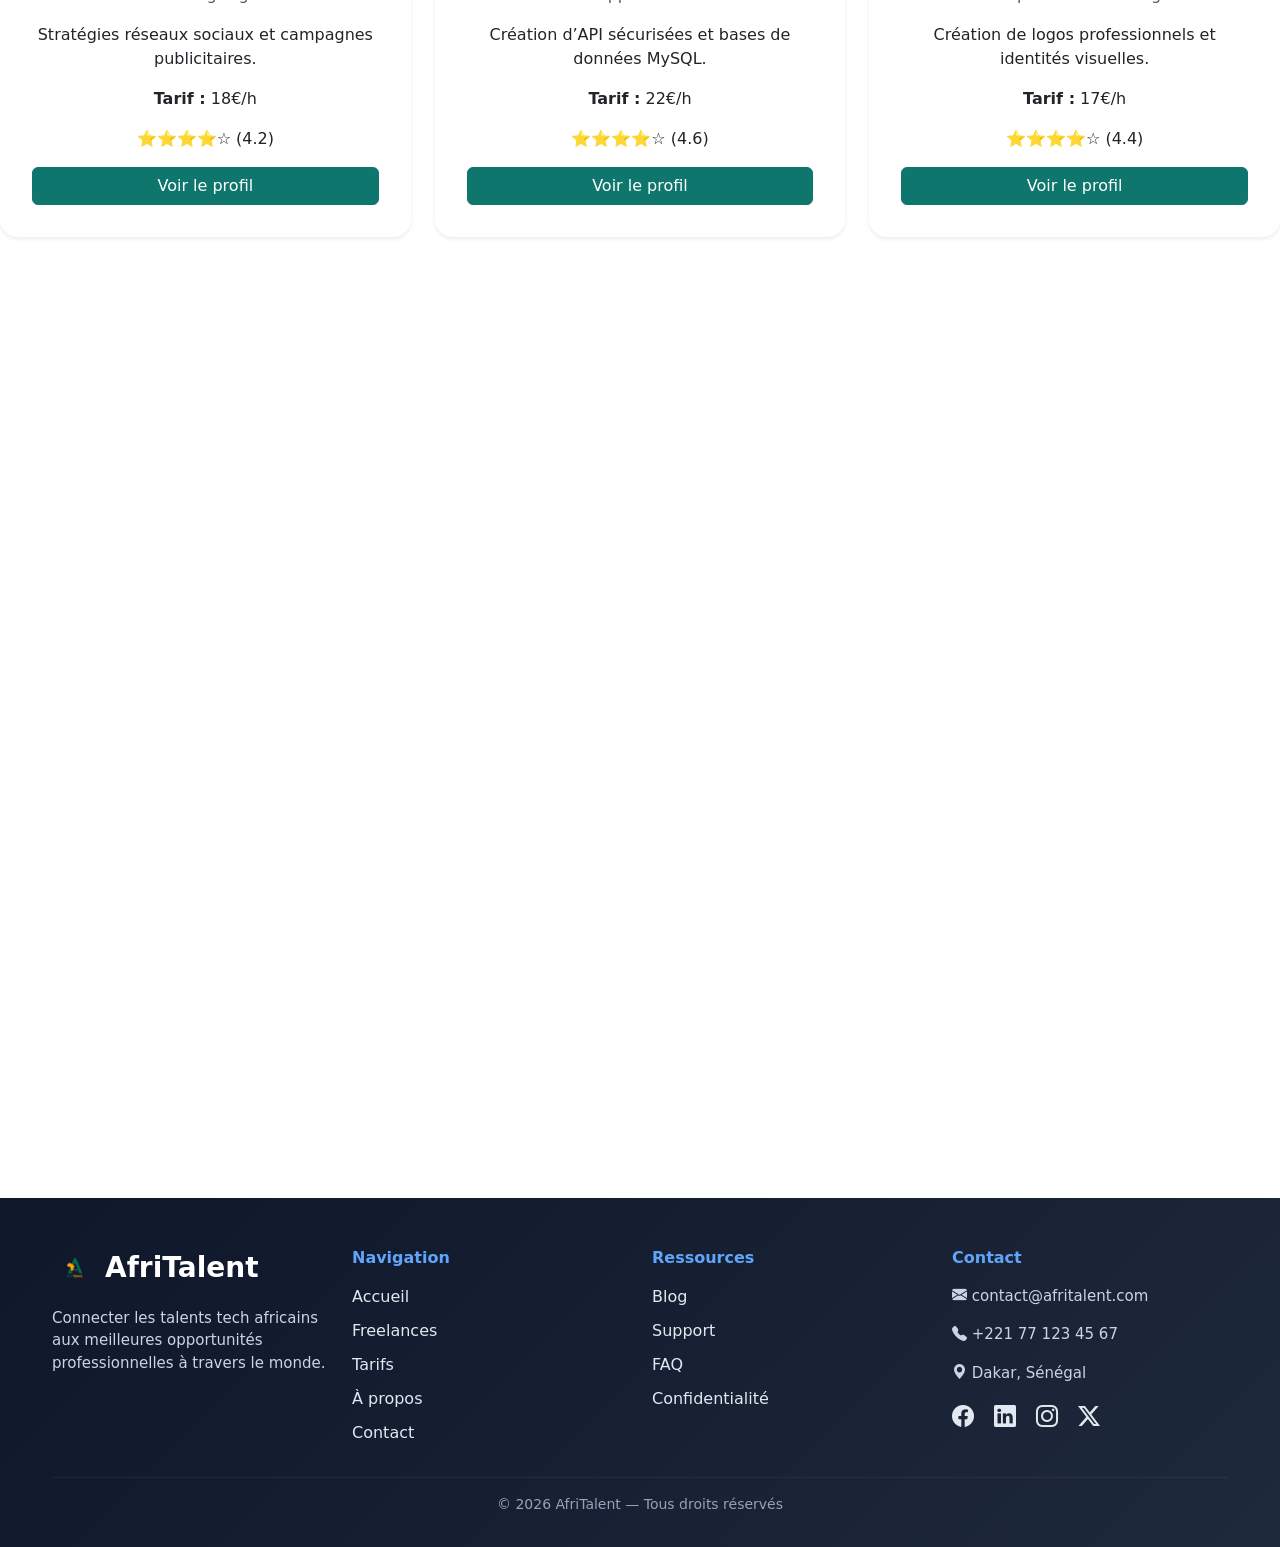
<file: freelances.html>
<!doctype html>
<html lang="fr">
  <head>
    <meta charset="UTF-8" />
    <meta name="viewport" content="width=device-width, initial-scale=1.0" />
    <title>AfriTalent — Freelances</title>

    <!-- Bootstrap 5 via CDN : feuille de style -->
    <link
      href="https://cdn.jsdelivr.net/npm/bootstrap@5.3.0/dist/css/bootstrap.min.css"
      rel="stylesheet"
    />
    <link
      href="https://cdn.jsdelivr.net/npm/bootstrap-icons@1.10.5/font/bootstrap-icons.css"
      rel="stylesheet"
    />

    <!-- Ma feuille de style personnelle -->
    <link rel="stylesheet" href="css/style.css" />
  </head>
  <body>
    <header>
      <nav
        class="navbar navbar-expand-lg navbar-light bg-light fixed-top"
        id="mainNavbar"
      >
        <div class="container">
          <a class="navbar-brand d-flex align-items-center" href="index.html">
            <img
              src="images/logo-afritalent.png"
              alt="Logo AfriTalent"
              class="logo-navbar"
            />

            <span class="ms-2 fw-bold">AfriTalent</span>
          </a>

          <button
            class="navbar-toggler"
            type="button"
            data-bs-toggle="collapse"
            data-bs-target="#navbarNav"
            aria-controls="navbarNav"
            aria-expanded="false"
            aria-label="Basculer la navigation"
          >
            <span class="navbar-toggler-icon"></span>
          </button>

          <div class="collapse navbar-collapse" id="navbarNav">
            <ul class="navbar-nav ms-auto">
              <li class="nav-item">
                <a class="nav-link" href="index.html">Accueil</a>
              </li>
              <li class="nav-item">
                <a class="nav-link active" href="freelances.html">Freelances</a>
              </li>
              <li class="nav-item">
                <a class="nav-link" href="tarifs.html">Tarifs</a>
              </li>
              <li class="nav-item">
                <a class="nav-link" href="about.html">À propos</a>
              </li>
              <li class="nav-item">
                <a class="nav-link" href="contact.html">Contact</a>
              </li>
            </ul>

            <a href="contact.html" class="btn btn-primary ms-lg-3"
              >Rejoindre AfriTalent</a
            >

            <button class="btn btn-outline-dark ms-3" id="darkModeBtn">
              <i class="bi bi-moon"></i>
            </button>
          </div>
        </div>
      </nav>
    </header>
    <main class="freelance-page mt-5 pt-5">
      <div class="container">
        <section class="text-center mb-5">
          <h1>Catalogue de Freelances</h1>
          <p class="lead">
            Découvrez des talents africains spécialisés dans la tech.
          </p>
        </section>
        <section class="freelance-banner text-center fade-in">
          <h1>Catalogue de Freelances</h1>
          <p class="lead">
            Découvrez les meilleurs talents africains spécialisés dans la tech.
          </p>
        </section>

        <div class="row mb-5 filter-box">
          <div class="col-md-6 mx-auto">
            <select id="filter" class="form-select">
              <option value="all">Tous</option>
              <option value="dev">Développeurs</option>
              <option value="design">Designers</option>
              <option value="marketing">Marketing</option>
            </select>
          </div>
        </div>
      </div>
    </main>

    <!-- LISTE FREELANCES -->
    <div class="row g-4">
      <!-- 1 -->
      <div class="col-12 col-md-6 col-lg-4 freelance dev">
        <div class="card p-3 shadow-sm h-100 text-center fade-in">
          <img
            src="images/freelance1.jpg"
            class="rounded-circle mx-auto"
            width="100"
            height="100"
            alt="Jonathan"
          />
          <div class="card-body">
            <h2 class="card-title">Jonathan Ndiaye</h2>
            <p class="text-muted">Développeur Web</p>
            <p>Spécialisé en HTML, CSS, JavaScript et Bootstrap.</p>
            <p><strong>Tarif :</strong> 15€/h</p>
            <p>⭐⭐⭐⭐☆ (4.5)</p>
            <a href="#" class="btn btn-primary w-100">Voir le profil</a>
          </div>
        </div>
      </div>

      <!-- 2 -->
      <div class="col-12 col-md-6 col-lg-4 freelance design">
        <div class="card p-3 shadow-sm h-100 text-center fade-in">
          <img
            src="images/freelance2.jpg"
            class="rounded-circle mx-auto"
            width="100"
            height="100"
            alt="Aminata"
          />
          <div class="card-body">
            <h2 class="card-title">Aminata Diallo</h2>
            <p class="text-muted">UI/UX Designer</p>
            <p>Création d’interfaces modernes et design mobile friendly.</p>
            <p><strong>Tarif :</strong> 20€/h</p>
            <p>⭐⭐⭐⭐⭐ (5.0)</p>
            <a href="#" class="btn btn-primary w-100">Voir le profil</a>
          </div>
        </div>
      </div>
      .

      <!-- 3 -->
      <div class="col-12 col-md-6 col-lg-4 freelance marketing">
        <div class="card p-3 shadow-sm h-100 text-center fade-in">
          <img
            src="images/freelance7.jpg"
            class="rounded-circle mx-auto"
            width="100"
            height="100"
            alt="Fatou"
          />
          <div class="card-body">
            <h2 class="card-title">Fatou Sarr</h2>
            <p class="text-muted">Marketing Digital</p>
            <p>Stratégies réseaux sociaux et campagnes publicitaires.</p>
            <p><strong>Tarif :</strong> 18€/h</p>
            <p>⭐⭐⭐⭐☆ (4.2)</p>
            <a href="#" class="btn btn-primary w-100">Voir le profil</a>
          </div>
        </div>
      </div>

      <!-- 4 -->
      <div class="col-12 col-md-6 col-lg-4 freelance dev">
        <div class="card p-3 shadow-sm h-100 text-center fade-in">
          <img
            src="images/freelance.jpg"
            class="rounded-circle mx-auto"
            width="100"
            height="100"
            alt="Moussa"
          />
          <div class="card-body">
            <h2 class="card-title">Moussa Traoré</h2>
            <p class="text-muted">Développeur Backend</p>
            <p>Création d’API sécurisées et bases de données MySQL.</p>
            <p><strong>Tarif :</strong> 22€/h</p>
            <p>⭐⭐⭐⭐☆ (4.6)</p>
            <a href="#" class="btn btn-primary w-100">Voir le profil</a>
          </div>
        </div>
      </div>

      <!-- 5 -->
      <div class="col-12 col-md-6 col-lg-4 freelance design">
        <div class="card p-3 shadow-sm h-100 text-center fade-in">
          <img
            src="images/freelance6.jpg"
            class="rounded-circle mx-auto"
            width="100"
            height="100"
            alt="Sarah"
          />
          <div class="card-body">
            <h2 class="card-title">Sarah Kouyaté</h2>
            <p class="text-muted">Graphiste & Branding</p>
            <p>Création de logos professionnels et identités visuelles.</p>
            <p><strong>Tarif :</strong> 17€/h</p>
            <p>⭐⭐⭐⭐☆ (4.4)</p>
            <a href="#" class="btn btn-primary w-100">Voir le profil</a>
          </div>
        </div>
      </div>

      <!-- 6 -->
      <div class="col-12 col-md-6 col-lg-4 freelance marketing">
        <div class="card p-3 shadow-sm h-100 text-center fade-in">
          <img
            src="images/freelance5.jpg"
            class="rounded-circle mx-auto"
            width="100"
            height="100"
            alt="Ibrahima"
          />
          <div class="card-body">
            <h2 class="card-title">Ibrahima Ba</h2>
            <p class="text-muted">Expert SEO</p>
            <p>Optimisation Google, audit SEO et augmentation du trafic.</p>
            <p><strong>Tarif :</strong> 25€/h</p>
            <p>⭐⭐⭐⭐⭐ (4.8)</p>
            <a href="#" class="btn btn-primary w-100">Voir le profil</a>
          </div>
        </div>
      </div>

      <!-- 7 -->
      <div class="col-12 col-md-6 col-lg-4 freelance dev">
        <div class="card p-3 shadow-sm h-100 text-center fade-in">
          <img
            src="images/freelance8.jpg"
            class="rounded-circle mx-auto"
            width="100"
            height="100"
            alt="Mariama"
          />
          <div class="card-body">
            <h2 class="card-title">Mariama Fall</h2>
            <p class="text-muted">Développeuse Mobile</p>
            <p>Développement d'applications Android/iOS avec Flutter.</p>
            <p><strong>Tarif :</strong> 30€/h</p>
            <p>⭐⭐⭐⭐☆ (4.7)</p>
            <a href="#" class="btn btn-primary w-100">Voir le profil</a>
          </div>
        </div>
      </div>

      <!-- 8 -->
      <div class="col-12 col-md-6 col-lg-4 freelance design">
        <div class="card p-3 shadow-sm h-100 text-center fade-in">
          <img
            src="images/freelance3.jpg"
            class="rounded-circle mx-auto"
            width="100"
            height="100"
            alt="Kevin"
          />
          <div class="card-body">
            <h2 class="card-title">Kevin Koffi</h2>
            <p class="text-muted">Motion Designer</p>
            <p>
              Montage vidéo et animations pour publicités et réseaux sociaux.
            </p>
            <p><strong>Tarif :</strong> 19€/h</p>
            <p>⭐⭐⭐⭐☆ (4.3)</p>
            <a href="#" class="btn btn-primary w-100">Voir le profil</a>
          </div>
        </div>
      </div>

      <!-- 9 -->
      <div class="col-12 col-md-6 col-lg-4 freelance marketing">
        <div class="card p-3 shadow-sm h-100 text-center fade-in">
          <img
            src="images/freelance9.jpg"
            class="rounded-circle mx-auto"
            width="100"
            height="100"
            alt="Awa"
          />
          <div class="card-body">
            <h2 class="card-title">Awa Diop</h2>
            <p class="text-muted">Rédactrice Web</p>
            <p>Rédaction SEO, articles techniques et pages de vente.</p>
            <p><strong>Tarif :</strong> 14€/h</p>
            <p>⭐⭐⭐⭐☆ (4.1)</p>
            <a href="#" class="btn btn-primary w-100">Voir le profil</a>
          </div>
        </div>
      </div>
    </div>

    <!-- FOOTER -->
    <footer class="footer-custom pt-5 pb-3 mt-5">
      <div class="container">
        <div class="row g-4">
          <!-- Logo + description -->
          <div class="col-12 col-md-6 col-lg-3">
            <div class="d-flex align-items-center mb-3">
              <img
                src="images/logo-afritalent.png"
                alt="Logo AfriTalent"
                class="footer-logo"
              />

              <h3 class="ms-2 fw-bold text-white mb-0">AfriTalent</h3>
            </div>

            <p class="footer-text">
              Connecter les talents tech africains aux meilleures opportunités
              professionnelles à travers le monde.
            </p>
          </div>

          <!-- Navigation -->
          <div class="col-12 col-md-6 col-lg-3">
            <p class="footer-title">Navigation</p>

            <ul class="list-unstyled">
              <li><a href="index.html">Accueil</a></li>
              <li><a href="freelances.html">Freelances</a></li>
              <li><a href="tarifs.html">Tarifs</a></li>
              <li><a href="about.html">À propos</a></li>
              <li><a href="contact.html">Contact</a></li>
            </ul>
          </div>

          <!-- Ressources -->
          <div class="col-12 col-md-6 col-lg-3">
            <p class="footer-title">Ressources</p>

            <ul class="list-unstyled">
              <li><a href="#">Blog</a></li>
              <li><a href="#">Support</a></li>
              <li><a href="#">FAQ</a></li>
              <li><a href="#">Confidentialité</a></li>
            </ul>
          </div>

          <!-- Contact -->
          <div class="col-12 col-md-6 col-lg-3">
            <p class="footer-title">Contact</p>

            <p class="footer-text">
              <i class="bi bi-envelope-fill"></i> contact@afritalent.com
            </p>

            <p class="footer-text">
              <i class="bi bi-telephone-fill"></i> +221 77 123 45 67
            </p>

            <p class="footer-text">
              <i class="bi bi-geo-alt-fill"></i> Dakar, Sénégal
            </p>

            <div class="social-icons mt-3">
              <a href="#"><i class="bi bi-facebook"></i></a>
              <a href="#"><i class="bi bi-linkedin"></i></a>
              <a href="#"><i class="bi bi-instagram"></i></a>
              <a href="#"><i class="bi bi-twitter-x"></i></a>
            </div>
          </div>
        </div>

        <hr class="footer-line" />

        <p class="text-center footer-copy">
          © 2026 AfriTalent — Tous droits réservés
        </p>
      </div>
    </footer>
    <script src="https://cdn.jsdelivr.net/npm/bootstrap@5.3.0/dist/js/bootstrap.bundle.min.js"></script>

    <button id="backToTop" class="btn btn-primary">↑</button>
    <script src="js/main.js"></script>
  </body>
</html>
</file>
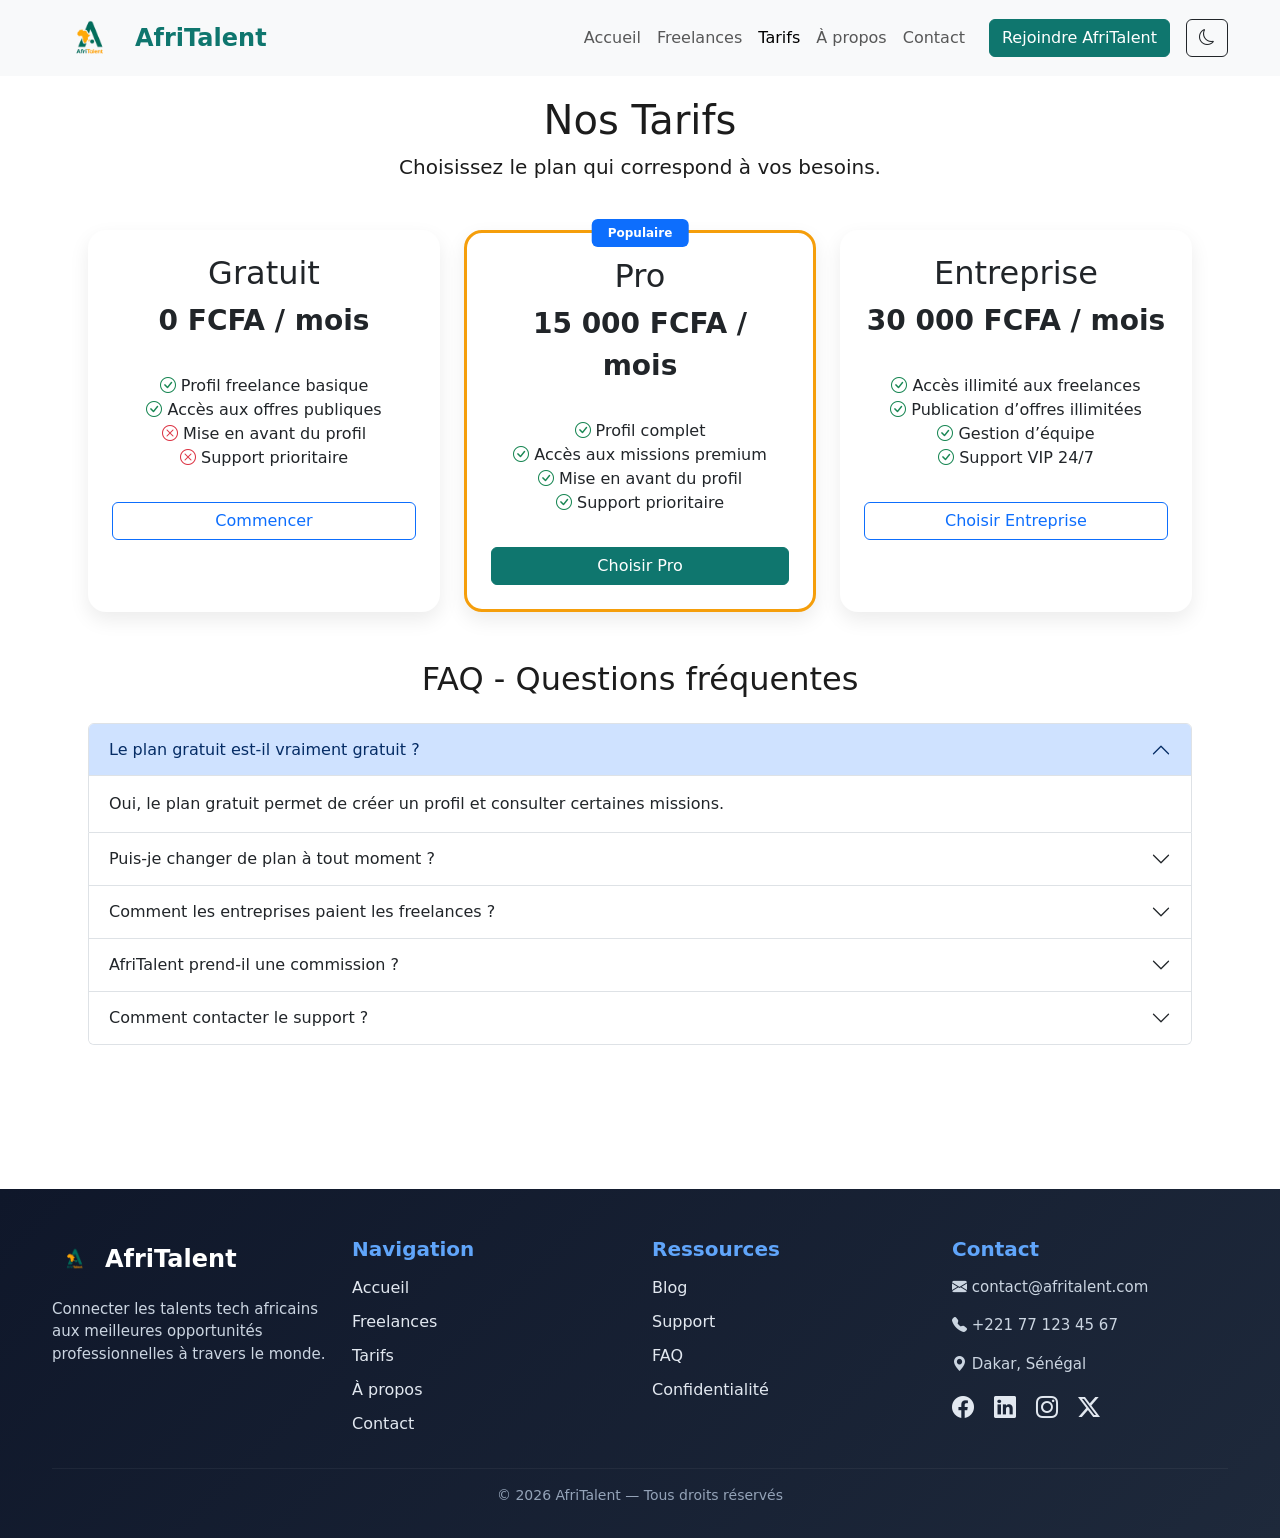
<file: tarifs.html>
<!doctype html>
<html lang="fr">
  <head>
    <meta charset="UTF-8" />
    <meta name="viewport" content="width=device-width, initial-scale=1.0" />
    <title>AfriTalent — Tarifs</title>

    <!-- Bootstrap 5 via CDN : feuille de style -->
    <link
      href="https://cdn.jsdelivr.net/npm/bootstrap@5.3.0/dist/css/bootstrap.min.css"
      rel="stylesheet"
    />
    <link
      href="https://cdn.jsdelivr.net/npm/bootstrap-icons@1.10.5/font/bootstrap-icons.css"
      rel="stylesheet"
    />

    <!-- Ma feuille de style personnelle -->
    <link rel="stylesheet" href="css/style.css" />
  </head>
  <body>
    <header>
      <nav
        class="navbar navbar-expand-lg navbar-light bg-light fixed-top"
        id="mainNavbar"
      >
        <div class="container">
          <a class="navbar-brand d-flex align-items-center" href="index.html">
            <img
              src="images/logo-afritalent.png"
              alt="Logo AfriTalent"
              class="logo-navbar"
            />

            <span class="ms-2 fw-bold">AfriTalent</span>
          </a>

          <button
            class="navbar-toggler"
            type="button"
            data-bs-toggle="collapse"
            data-bs-target="#navbarNav"
            aria-controls="navbarNav"
            aria-expanded="false"
            aria-label="Basculer la navigation"
          >
            <span class="navbar-toggler-icon"></span>
          </button>

          <div class="collapse navbar-collapse" id="navbarNav">
            <ul class="navbar-nav ms-auto">
              <li class="nav-item">
                <a class="nav-link" href="index.html">Accueil</a>
              </li>
              <li class="nav-item">
                <a class="nav-link" href="freelances.html">Freelances</a>
              </li>
              <li class="nav-item">
                <a class="nav-link active" href="tarifs.html">Tarifs</a>
              </li>
              <li class="nav-item">
                <a class="nav-link" href="about.html">À propos</a>
              </li>
              <li class="nav-item">
                <a class="nav-link" href="contact.html">Contact</a>
              </li>
            </ul>

            <a href="contact.html" class="btn btn-primary ms-lg-3"
              >Rejoindre AfriTalent</a
            >

            <button class="btn btn-outline-dark ms-3" id="darkModeBtn">
              <i class="bi bi-moon"></i>
            </button>
          </div>
        </div>
      </nav>
    </header>

    <!-- MAIN -->
    <main class="container p-5 mt-5 pt-5">
      <!-- TITRE -->
      <section class="text-center mb-5 fade-in">
        <h1>Nos Tarifs</h1>
        <p class="lead">Choisissez le plan qui correspond à vos besoins.</p>
      </section>

      <!-- PLANS -->
      <section class="mb-5 fade-in">
        <div class="row g-4">
          <!-- Gratuit -->
          <div class="col-12 col-md-6 col-lg-4">
            <div class="card p-4 text-center h-100">
              <h2>Gratuit</h2>
              <p class="fs-3 fw-bold">0 FCFA / mois</p>

              <ul class="list-unstyled mt-3">
                <li>
                  <i class="bi bi-check-circle text-success"></i> Profil
                  freelance basique
                </li>
                <li>
                  <i class="bi bi-check-circle text-success"></i> Accès aux
                  offres publiques
                </li>
                <li>
                  <i class="bi bi-x-circle text-danger"></i> Mise en avant du
                  profil
                </li>
                <li>
                  <i class="bi bi-x-circle text-danger"></i> Support prioritaire
                </li>
              </ul>

              <a href="contact.html" class="btn btn-outline-primary mt-3"
                >Commencer</a
              >
            </div>
          </div>

          <!-- Pro (Populaire) -->
          <div class="col-12 col-md-6 col-lg-4">
            <div
              class="card p-4 text-center border-primary h-100 position-relative fade-in"
            >
              <span
                class="badge bg-primary position-absolute top-0 start-50 translate-middle px-3 py-2"
              >
                Populaire
              </span>

              <h2>Pro</h2>
              <p class="fs-3 fw-bold">15 000 FCFA / mois</p>

              <ul class="list-unstyled mt-3">
                <li>
                  <i class="bi bi-check-circle text-success"></i> Profil complet
                </li>
                <li>
                  <i class="bi bi-check-circle text-success"></i> Accès aux
                  missions premium
                </li>
                <li>
                  <i class="bi bi-check-circle text-success"></i> Mise en avant
                  du profil
                </li>
                <li>
                  <i class="bi bi-check-circle text-success"></i> Support
                  prioritaire
                </li>
              </ul>

              <a href="contact.html" class="btn btn-primary mt-3"
                >Choisir Pro</a
              >
            </div>
          </div>

          <!-- Entreprise -->
          <div class="col-12 col-md-6 col-lg-4">
            <div class="card p-4 text-center h-100">
              <h2>Entreprise</h2>
              <p class="fs-3 fw-bold">30 000 FCFA / mois</p>

              <ul class="list-unstyled mt-3">
                <li>
                  <i class="bi bi-check-circle text-success"></i> Accès illimité
                  aux freelances
                </li>
                <li>
                  <i class="bi bi-check-circle text-success"></i> Publication
                  d’offres illimitées
                </li>
                <li>
                  <i class="bi bi-check-circle text-success"></i> Gestion
                  d’équipe
                </li>
                <li>
                  <i class="bi bi-check-circle text-success"></i> Support VIP
                  24/7
                </li>
              </ul>

              <a href="contact.html" class="btn btn-outline-primary mt-3"
                >Choisir Entreprise</a
              >
            </div>
          </div>
        </div>
      </section>

      <!-- FAQ -->
      <section class="mb-5 fade-in">
        <h2 class="text-center mb-4">FAQ - Questions fréquentes</h2>

        <div class="accordion" id="faqAccordion">
          <div class="accordion-item">
            <h2 class="accordion-header">
              <button
                class="accordion-button"
                type="button"
                data-bs-toggle="collapse"
                data-bs-target="#faq1"
              >
                Le plan gratuit est-il vraiment gratuit ?
              </button>
            </h2>
            <div
              id="faq1"
              class="accordion-collapse collapse show"
              data-bs-parent="#faqAccordion"
            >
              <div class="accordion-body">
                Oui, le plan gratuit permet de créer un profil et consulter
                certaines missions.
              </div>
            </div>
          </div>

          <div class="accordion-item">
            <h2 class="accordion-header">
              <button
                class="accordion-button collapsed"
                type="button"
                data-bs-toggle="collapse"
                data-bs-target="#faq2"
              >
                Puis-je changer de plan à tout moment ?
              </button>
            </h2>
            <div
              id="faq2"
              class="accordion-collapse collapse"
              data-bs-parent="#faqAccordion"
            >
              <div class="accordion-body">
                Oui, vous pouvez passer du plan gratuit au plan Pro ou
                Entreprise à tout moment.
              </div>
            </div>
          </div>

          <div class="accordion-item">
            <h2 class="accordion-header">
              <button
                class="accordion-button collapsed"
                type="button"
                data-bs-toggle="collapse"
                data-bs-target="#faq3"
              >
                Comment les entreprises paient les freelances ?
              </button>
            </h2>
            <div
              id="faq3"
              class="accordion-collapse collapse"
              data-bs-parent="#faqAccordion"
            >
              <div class="accordion-body">
                Le paiement se fait directement entre l’entreprise et le
                freelance selon les modalités du contrat.
              </div>
            </div>
          </div>

          <div class="accordion-item">
            <h2 class="accordion-header">
              <button
                class="accordion-button collapsed"
                type="button"
                data-bs-toggle="collapse"
                data-bs-target="#faq4"
              >
                AfriTalent prend-il une commission ?
              </button>
            </h2>
            <div
              id="faq4"
              class="accordion-collapse collapse"
              data-bs-parent="#faqAccordion"
            >
              <div class="accordion-body">
                Une petite commission peut être appliquée sur certaines missions
                premium pour assurer la qualité.
              </div>
            </div>
          </div>

          <div class="accordion-item">
            <h2 class="accordion-header">
              <button
                class="accordion-button collapsed"
                type="button"
                data-bs-toggle="collapse"
                data-bs-target="#faq5"
              >
                Comment contacter le support ?
              </button>
            </h2>
            <div
              id="faq5"
              class="accordion-collapse collapse"
              data-bs-parent="#faqAccordion"
            >
              <div class="accordion-body">
                Vous pouvez nous contacter via la page Contact ou par email
                support@afritalent.com.
              </div>
            </div>
          </div>
        </div>
      </section>
    </main>

<!-- FOOTER -->
    <footer class="footer-custom pt-5 pb-3 mt-5">
      <div class="container">
        <div class="row g-4">
          <!-- Logo + description -->
          <div class="col-12 col-md-6 col-lg-3">
            <div class="d-flex align-items-center mb-3">
              <img
                src="images/logo-afritalent.png"
                alt="Logo AfriTalent"
                class="footer-logo"
              />

              <h4 class="ms-2 fw-bold text-white mb-0">AfriTalent</h4>
            </div>

            <p class="footer-text">
              Connecter les talents tech africains aux meilleures opportunités
              professionnelles à travers le monde.
            </p>
          </div>

          <!-- Navigation -->
          <div class="col-12 col-md-6 col-lg-3">
            <h5 class="footer-title">Navigation</h5>

            <ul class="list-unstyled">
              <li><a href="index.html">Accueil</a></li>
              <li><a href="freelances.html">Freelances</a></li>
              <li><a href="tarifs.html">Tarifs</a></li>
              <li><a href="about.html">À propos</a></li>
              <li><a href="contact.html">Contact</a></li>
            </ul>
          </div>

          <!-- Ressources -->
          <div class="col-12 col-md-6 col-lg-3">
            <h5 class="footer-title">Ressources</h5>

            <ul class="list-unstyled">
              <li><a href="#">Blog</a></li>
              <li><a href="#">Support</a></li>
              <li><a href="#">FAQ</a></li>
              <li><a href="#">Confidentialité</a></li>
            </ul>
          </div>

          <!-- Contact -->
          <div class="col-12 col-md-6 col-lg-3">
            <h5 class="footer-title">Contact</h5>

            <p class="footer-text">
              <i class="bi bi-envelope-fill"></i> contact@afritalent.com
            </p>

            <p class="footer-text">
              <i class="bi bi-telephone-fill"></i> +221 77 123 45 67
            </p>

            <p class="footer-text">
              <i class="bi bi-geo-alt-fill"></i> Dakar, Sénégal
            </p>

            <div class="social-icons mt-3">
              <a href="#"><i class="bi bi-facebook"></i></a>
              <a href="#"><i class="bi bi-linkedin"></i></a>
              <a href="#"><i class="bi bi-instagram"></i></a>
              <a href="#"><i class="bi bi-twitter-x"></i></a>
            </div>
          </div>
        </div>

        <hr class="footer-line" />

        <p class="text-center footer-copy">
          © 2026 AfriTalent — Tous droits réservés
        </p>
      </div>
    </footer>

    <!-- Bootstrap JS -->
    <script src="https://cdn.jsdelivr.net/npm/bootstrap@5.3.0/dist/js/bootstrap.bundle.min.js"></script>

    <button id="backToTop" class="btn btn-primary">↑</button>

    <!-- JS principal -->
    <script src="js/main.js"></script>
  </body>
</html>
</file>
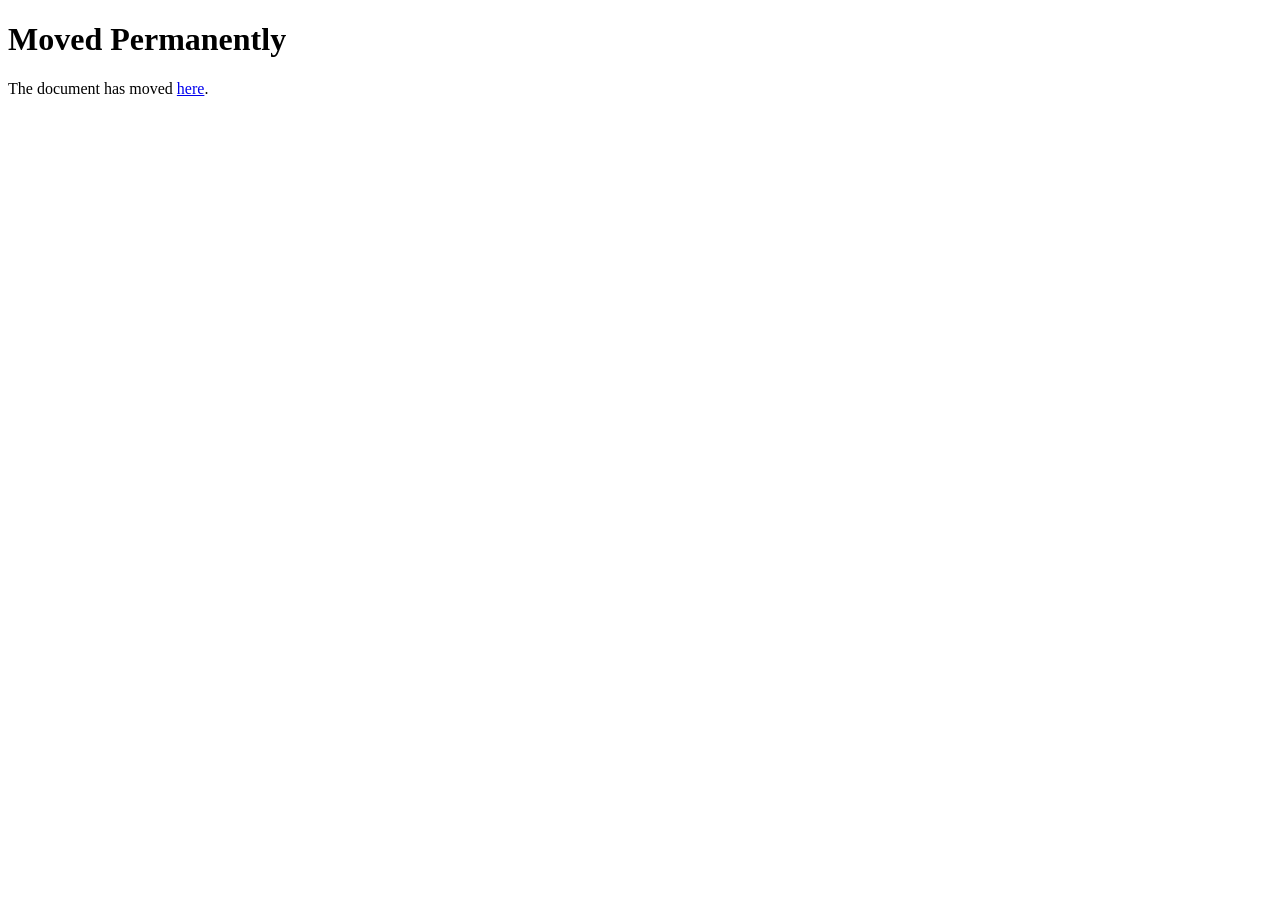
<file: Untitled-1.html>
<!DOCTYPE HTML PUBLIC "-//W3C//DTD HTML 4.01//EN" "http://www.w3.org/TR/html4/strict.dtd">
<html><head>
<title>301 Moved Permanently</title>
</head><body>
<h1>Moved Permanently</h1>
<p>The document has moved <a href="https://groupeisi.com/">here</a>.</p>
</body></html>
</file>
<file: css/style.css>
:root {
  --primary: #0f766e;
  --secondary: #f59e0b;
  --accent: #2563eb;
  --light-bg: #f8fafc;
  --dark-text: #1e293b;
  --gray: #f5f6fa;
  --text: #1c1c1c;
  --font-body: "Inter", system-ui, sans-serif;
  --radius: 1rem;
  --shadow: 0 15px 30px rgba(0, 0, 0, 0.08);
}
.hero {
  background: linear-gradient(135deg, #0f766e, #2563eb);
  color: white;
}
.about-section {
  background: #f8fafc;
}
.about-section .card {
  border-left: 5px solid #0f766e;
}
.freelance-page {
  background-color: #f8fafc;
}
.card {
  border: none;
  border-radius: 15px;
}
.card:hover {
  transform: translateY(-5px);
  box-shadow: 0 15px 30px rgba(0, 0, 0, 0.15);
}
.border-primary {
  border: 3px solid #f59e0b !important;
}
.btn-primary {
  background-color: #0f766e;
  border-color: #0f766e;
}
.contact-section {
  background:
    linear-gradient(rgba(15, 118, 110, 0.85), rgba(37, 99, 235, 0.85)),
    url("../images/bg.jpg");
}
.form-control {
  border-radius: 10px;
}
footer {
  background: #0f172a;
  color: white;
}
footer a {
  color: #cbd5e1;
}

footer a:hover {
  color: #f59e0b;
}
.dark-mode footer {
  background: #020617;
  color: white;
}

.dark-mode footer a {
  color: #e2e8f0 !important;
}
body {
  font-family: var(--font-body);
  background-color: var(--bs-body-bg);
  color: var(--text);
  transition:
    background 0.3s ease,
    color 0.3s ease;
  background-size: cover;
  background-position: center;
  background-repeat: no-repeat;
}

.hero {
  background: var(--gray);
  border-radius: var(--radius);
}

.card {
  border: none;
  border-radius: var(--radius);
  box-shadow: var(--shadow);
  transition:
    transform 0.3s ease,
    box-shadow 0.3s ease;
}

.card:hover {
  transform: translateY(-6px);
  box-shadow: 0 15px 30px rgba(0, 0, 0, 0.12);
}

.navbar.scrolled {
  background-color: var(--light);
  box-shadow: var(--shadow);
  transition: 0.3s;
}

body.dark {
  background-color: var(--dark);
  color: var(--light);
}

body.dark .card {
  background-color: #111827;
  color: var(--light);
}

body.dark .navbar {
  background-color: #111827;
}

body.dark .navbar .nav-link,
body.dark .navbar-brand {
  color: var(--light);
}

@media (max-width: 768px) {
  .hero {
    text-align: center;
    padding: 30px;
  }
}

.hero .container {
  position: relative;
  z-index: 1;
}

/* ==========================
   BENTO GRID (CHIFFRES CLÉS)
========================== */
.bento-grid {
  display: grid;
  grid-template-columns: repeat(3, 1fr);
  gap: 20px;
}

.bento-card {
  background: var(--gray);
  padding: 30px;
  border-radius: var(--radius);
  box-shadow: var(--shadow);
  text-align: center;
  transition: 0.3s ease;
}

.bento-card:hover {
  transform: translateY(-6px);
}

/* Carte plus grande */
.bento-card.big {
  grid-column: span 2;
  grid-row: span 2;
  display: flex;
  flex-direction: column;
  justify-content: center;
}

/* Carte large */
.bento-card.wide {
  grid-column: span 3;
}

/* Counter style */
.bento-card h3 {
  font-size: 50px;
  font-weight: bold;
  color: var(--primary);
}

/* Responsive */
@media (max-width: 992px) {
  .bento-grid {
    grid-template-columns: repeat(2, 1fr);
  }

  .bento-card.wide {
    grid-column: span 2;
  }

  .bento-card.big {
    grid-column: span 2;
  }
}
/* mettre l'image en arriere plan*/
.hero {
  background-image: url("../images/photo-arriere-plan.jpg");
  background-size: cover;
  background-position: center;
  background-repeat: no-repeat;

  min-height: 85vh;
  position: relative;
}

.hero-overlay {
  background: rgba(0, 0, 0, 0.55);

  min-height: 85vh;

  display: flex;
  align-items: center;
  justify-content: center;

  text-align: center;
  color: white;
}

.hero h1 {
  font-size: 4rem;
  font-weight: 700;
  margin-bottom: 20px;
}

.hero p {
  font-size: 1.3rem;
  margin-bottom: 30px;
}
@media (max-width: 768px) {
  .hero h1 {
    font-size: 2.2rem;
  }

  .hero p {
    font-size: 1rem;
  }
}
.stats-section {
  background: linear-gradient(135deg, #f8fafc, #eef7f6);
  padding: 80px 0;
}

.counter {
  font-size: 3rem;
  font-weight: 700;
  color: #0f766e;
}

.stats-section p {
  font-size: 1.1rem;
  color: #555;
}

.hero h1 {
  font-size: 4rem;
  font-weight: bold;
}

.hero p {
  font-size: 1.3rem;
  margin: 20px 0;
}
/* =========================
   RESPONSIVE MOBILE
========================= */
@media (max-width: 576px) {
  .hero h1 {
    font-size: 2rem;
  }

  .hero p {
    font-size: 1rem;
  }

  .hero {
    padding: 60px 20px;
    text-align: center;
  }

  .navbar-brand {
    font-size: 1.3rem;
  }

  footer {
    text-align: center;
  }
}
footer {
  background: #0f172a;
  color: #f8fafc;
  padding: 60px 30px;
}

footer h4,
footer h5 {
  color: white;
  font-weight: bold;
}

footer p {
  color: #e2e8f0;
}

footer a {
  color: #e2e8f0 !important;
  text-decoration: none;
}

footer a:hover {
  color: #f59e0b !important;
}

footer hr {
  border-color: rgba(255, 255, 255, 0.2);
}

/* =========================
   RESPONSIVE TABLETTE
========================= */
@media (min-width: 577px) and (max-width: 991px) {
  .hero h1 {
    font-size: 2.5rem;
  }

  .hero {
    padding: 80px 30px;
  }
}

/* =========================
   GRAND ECRAN
========================= */
@media (min-width: 1200px) {
  .hero h1 {
    font-size: 4rem;
  }

  .container {
    max-width: 1200px;
  }
}
/* DARK MODE */
.dark-mode {
  background-color: #121212;
  color: white;
}

.dark-mode .card {
  background-color: #1e1e1e;
  color: white;
}

.dark-mode .navbar {
  background-color: #1e1e1e !important;
}

.dark-mode footer {
  background-color: #1e1e1e !important;
  color: white;
}

/* BOUTON RETOUR HAUT */

#backToTop {
  position: fixed;
  bottom: 20px;
  right: 20px;

  display: none;

  z-index: 999;

  border-radius: 50%;
  width: 50px;
  height: 50px;
}
/* NAVBAR SCROLL */

.navbar-scrolled {
  background-color: white !important;
  box-shadow: 0 4px 15px rgba(0, 0, 0, 0.1);
  padding-top: 5px;
  padding-bottom: 5px;
  transition: all 0.3s ease;
}
.logo-navbar {
  height: 50px;
  width: auto;
}

.navbar-brand {
  font-size: 1.5rem;
  color: #0f766e !important;
}
/* Navbar normale */
#mainNavbar {
  transition: all 0.3s ease;
}

/* Navbar après scroll */
.navbar-scrolled {
  background-color: white !important;
  box-shadow: 0 4px 15px rgba(0, 0, 0, 0.15);
  padding-top: 5px;
  padding-bottom: 5px;
}
.navbar-scrolled {
  background-color: #ffffff !important;
  box-shadow: 0 4px 15px rgba(15, 118, 110, 0.2);
}
.stats-section {
  padding: 80px 0;
}

.stats-section .counter {
  font-size: 3rem;
  font-weight: bold;
  color: #0f766e;
}

.stats-section p {
  font-size: 1.1rem;
  margin-top: 10px;
}
/* Animation de départ */

.fade-in {
  opacity: 0;
  transform: translateY(40px);
  transition: all 0.8s ease;
}

/* Animation visible */

.fade-in.show {
  opacity: 1;
  transform: translateY(0);
}
/* Animation de départ */
.fade-in {
  opacity: 0;
  transform: translateY(40px);
  transition: all 0.8s ease;
}

/* Quand l'élément devient visible */
.fade-in.show {
  opacity: 1;
  transform: translateY(0);
}
/* =========================
   FOOTER MODERNE
========================= */

.footer-custom {
  background: linear-gradient(135deg, #0f172a, #1e293b);
  color: white;
}

.footer-logo {
  width: 45px;
  height: 45px;
  object-fit: contain;
}

.footer-title {
  color: #60a5fa;
  margin-bottom: 15px;
  font-weight: bold;
}

.footer-text {
  color: #cbd5e1;
  font-size: 15px;
}

.footer-custom ul li {
  margin-bottom: 10px;
}

.footer-custom ul li a {
  color: #e2e8f0;
  text-decoration: none;
  transition: 0.3s;
}

.footer-custom ul li a:hover {
  color: #60a5fa;
  padding-left: 5px;
}

.social-icons a {
  color: white;
  font-size: 22px;
  margin-right: 15px;
  transition: 0.3s;
}

.social-icons a:hover {
  color: #60a5fa;
  transform: scale(1.2);
}

.footer-line {
  border-color: rgba(255, 255, 255, 0.2);
}

.footer-copy {
  color: #94a3b8;
  font-size: 14px;
}
/* =========================
   FONDS DES SECTIONS
========================= */

.section-bg {
  background-color: #f1f5f9;
  padding: 80px 0;
}
.card {
  border: none;
  border-radius: 18px;
  box-shadow: 0 6px 20px rgba(0, 0, 0, 0.08);
  transition: 0.3s ease;
}

.card:hover {
  transform: translateY(-6px);
}
/* =========================
   FONDS DES SECTIONS
========================= */

.section-bg {
  background-color: #f1f5f9;
  padding: 40px 0;
}
/* =========================
   STYLE DES CARTES
========================= */

.card {
  border: none;
  border-radius: 18px;
  box-shadow: 0 8px 20px rgba(0, 0, 0, 0.08);
  transition: 0.3s ease;
}

.card:hover {
  transform: translateY(-6px);
}
/* =========================
   PAGE FREELANCES
========================= */

.freelance-page {
  background-color: #f1f5f9;
  min-height: 100vh;
}
/* =========================
   PAGE FREELANCES
========================= */

.freelance-page {
  background-color: #f1f5f9;
  min-height: 100vh;
  padding-bottom: 60px;
}

/* Bannière */

.freelance-banner {
  background: linear-gradient(135deg, #2563eb, #1d4ed8);
  color: white;
  padding: 70px 20px;
  border-radius: 20px;
  margin-bottom: 40px;
}

/* Zone filtre */

.filter-box {
  background-color: white;
  padding: 20px;
  border-radius: 15px;
  box-shadow: 0 5px 18px rgba(0, 0, 0, 0.08);
}

/* Cartes */

.card {
  border: none;
  border-radius: 18px;
  box-shadow: 0 8px 20px rgba(0, 0, 0, 0.08);
  transition: 0.3s ease;
}

.card:hover {
  transform: translateY(-8px);
}
/* Mode sombre */

.dark-mode .nav-link,
.dark-mode footer a {
  color: #4ade80 !important;
}

.dark-mode .nav-link:hover,
.dark-mode footer a:hover {
  color: #86efac !important;
}
/* =========================
   CORRECTIONS DARK MODE
========================= */

/* Fond général */
.dark-mode {
  background-color: #0f172a;
  color: #ffffff;
}

/* Navbar */
.dark-mode .navbar {
  background-color: #1e293b !important;
}

/* Liens navbar visibles */
.dark-mode .nav-link {
  color: #4ade80 !important;
}

.dark-mode .nav-link:hover {
  color: #86efac !important;
}

/* Boutons */
.dark-mode .btn-outline-dark {
  border-color: white;
  color: white;
}

/* Cartes */
.dark-mode .card {
  background-color: #1e293b !important;
  color: white !important;
}

/* Textes dans les cartes */
.dark-mode .card p,
.dark-mode .card h3,
.dark-mode .card .card-title {
  color: white !important;
}

/* Texte secondaire Bootstrap */
.dark-mode .text-muted {
  color: #cbd5e1 !important;
}

/* Footer */
.dark-mode footer {
  background-color: #020617 !important;
}

/* Liens footer */
.dark-mode footer a {
  color: #4ade80 !important;
}

.dark-mode footer a:hover {
  color: #86efac !important;
}

/* Sections avec fond clair */
.dark-mode .section-bg,
.dark-mode .freelance-page {
  background-color: #0f172a !important;
}

/* Zone filtre */
.dark-mode .filter-box {
  background-color: #1e293b;
  color: white;
}

/* Select */
.dark-mode .form-select {
  background-color: #334155;
  color: white;
  border: none;
}

/* Paragraphes généraux */
.dark-mode p,
.dark-mode h1,
.dark-mode h2,
.dark-mode h3,
.dark-mode h4,
.dark-mode h5 {
  color: white;
}
</file>
